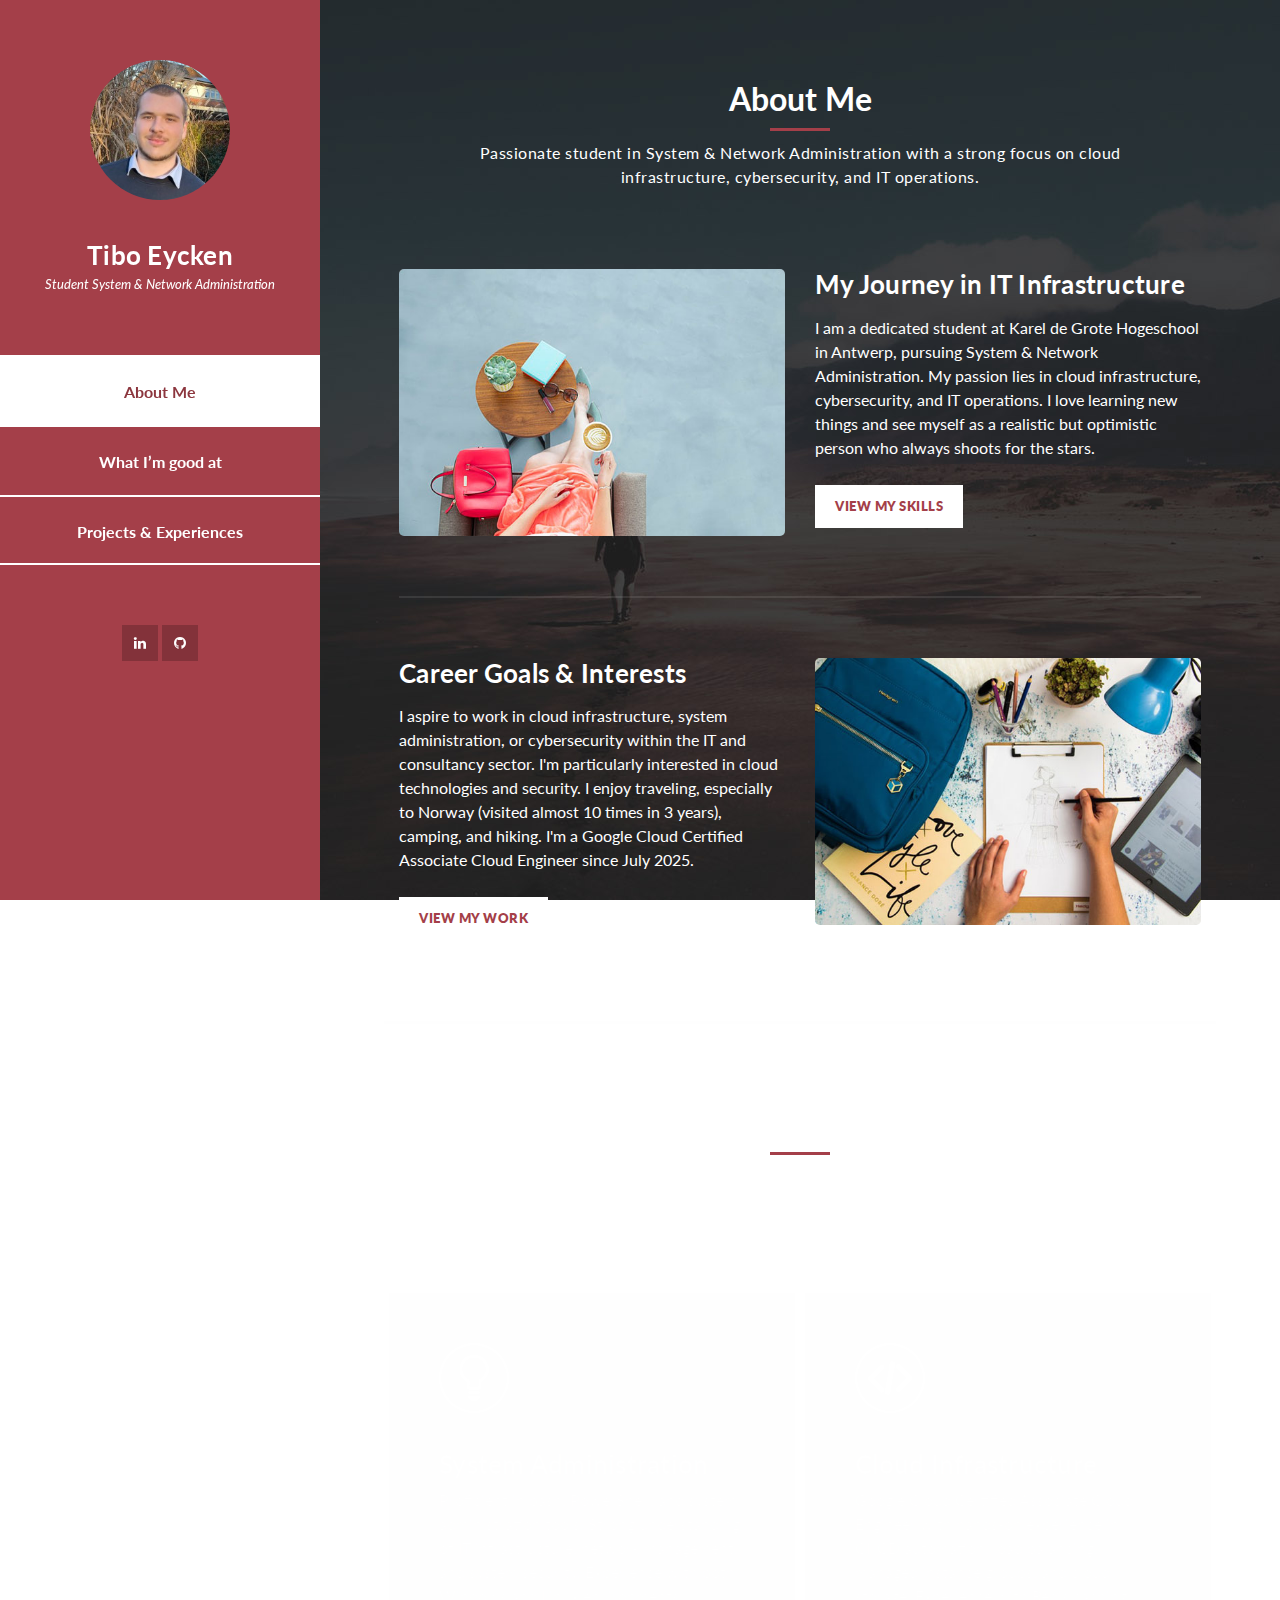
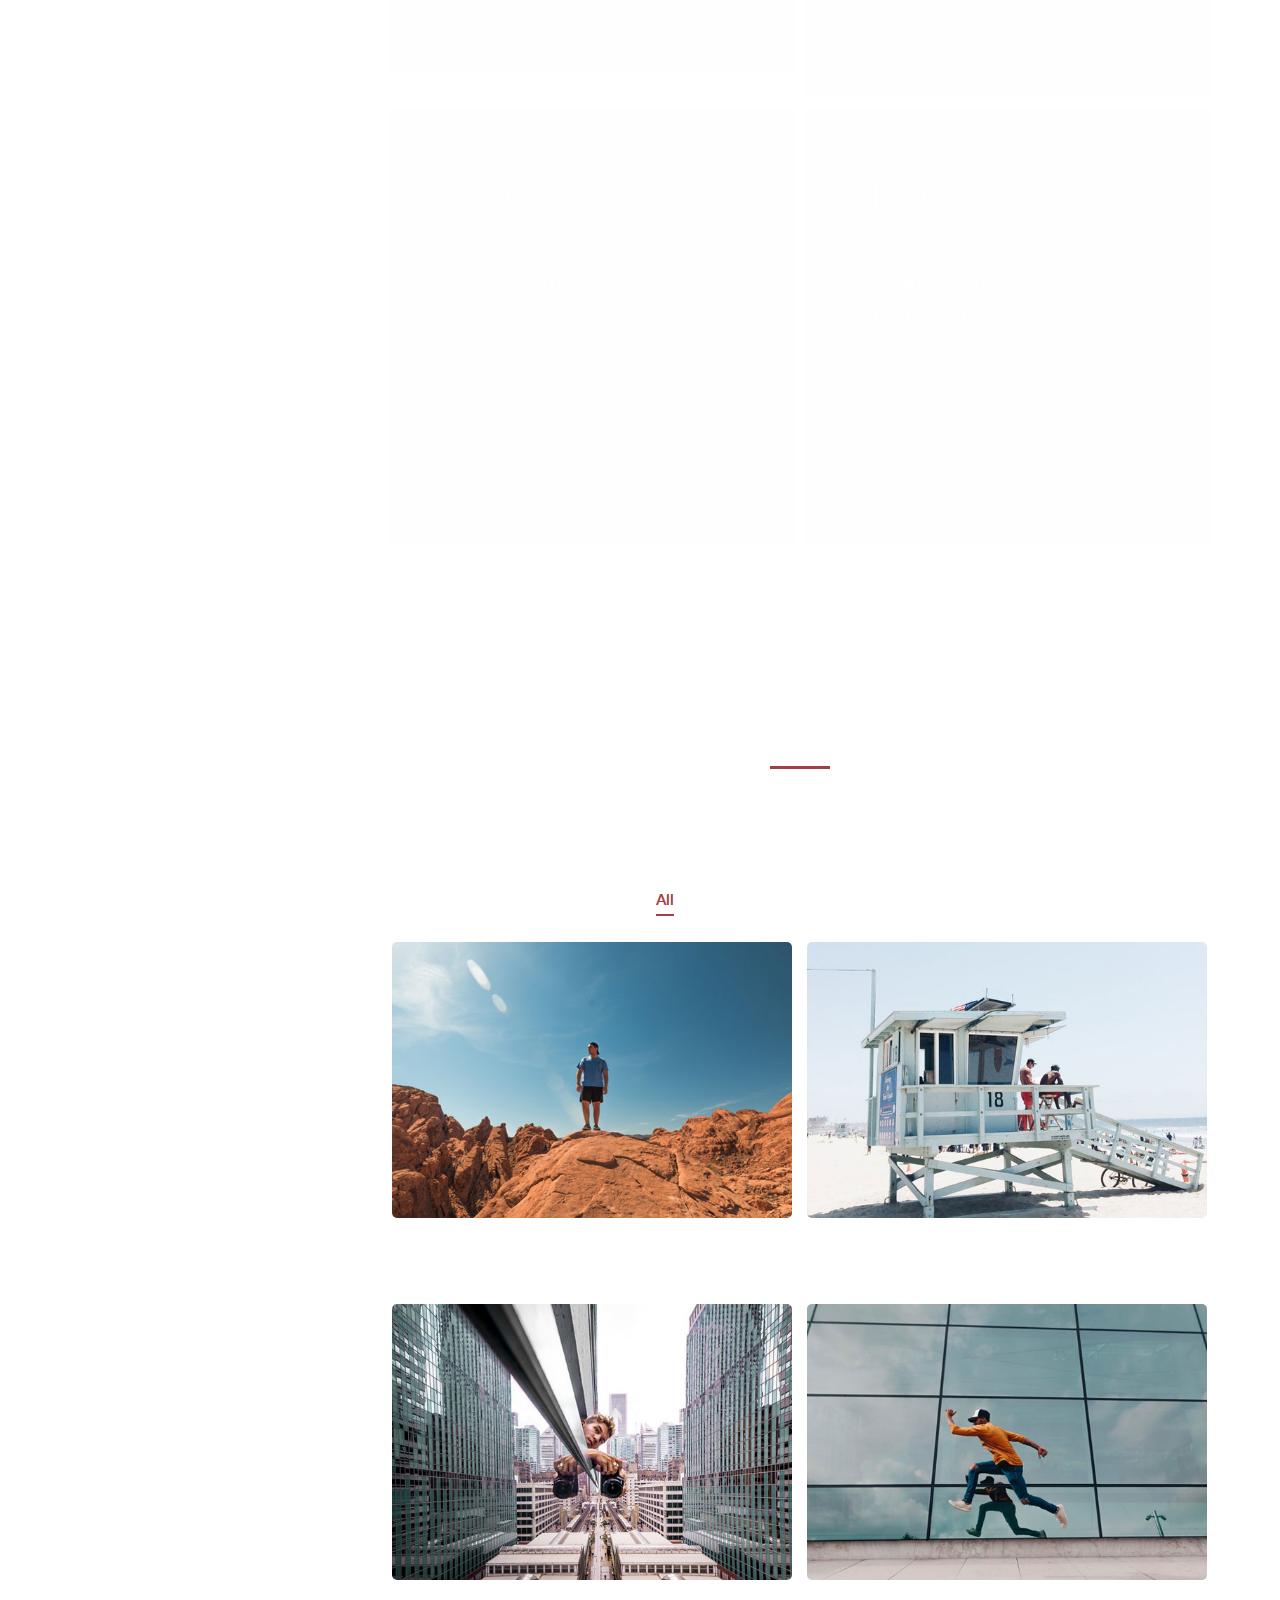
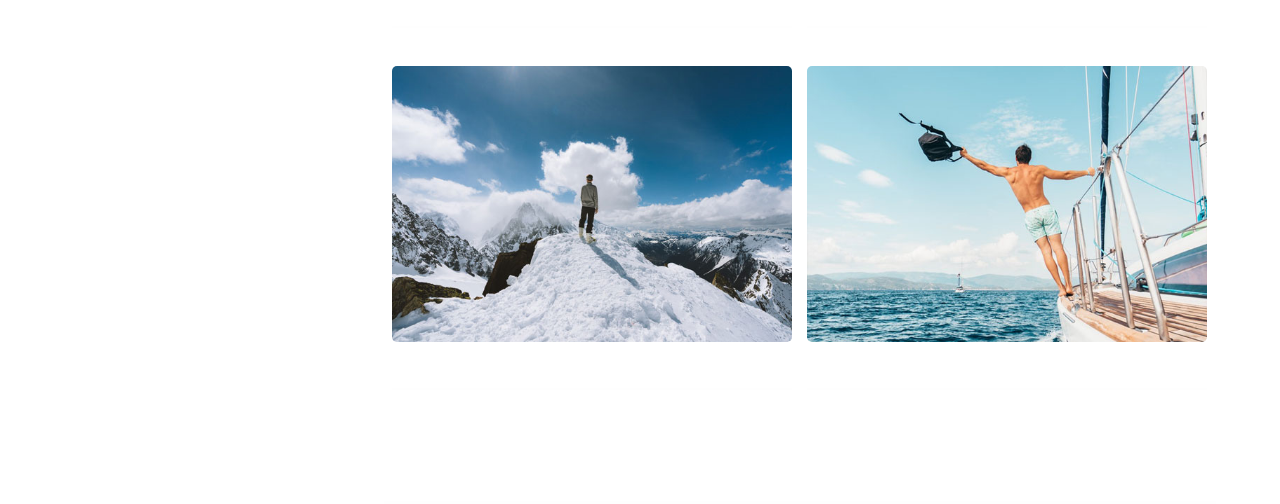
<file: webapp/index.html>
<!DOCTYPE html>
<html lang="en">

<head>
  <meta charset="utf-8" />
  <meta name="viewport" content="width=device-width, initial-scale=1, shrink-to-fit=no" />
  <meta name="description" content="" />
  <meta name="author" content="" />
  <link href="https://fonts.googleapis.com/css?family=Lato:100,300,400,700,900" rel="stylesheet" />

  <title>Tibo Eycken - Personal CV</title>
  <!-- Bootstrap core CSS -->
  <link href="vendor/bootstrap/css/bootstrap.min.css" rel="stylesheet" />

  <!-- Additional CSS Files -->
  <link rel="stylesheet" href="assets/css/fontawesome.css" />
  <link rel="stylesheet" href="assets/css/templatemo-style.css" />
  <link rel="stylesheet" href="assets/css/owl.css" />
  <link rel="stylesheet" href="assets/css/lightbox.css" />
</head>

<body>
  <div id="page-wraper">
    <!-- Sidebar Menu -->
    <div class="responsive-nav">
      <i class="fa fa-bars" id="menu-toggle"></i>
      <div id="menu" class="menu">
        <i class="fa fa-times" id="menu-close"></i>
        <div class="container">
          <div class="image">
            <a href="#"><img src="assets/images/profile_picture.jpg" alt="" /></a>
          </div>
          <div class="author-content">
            <h4>Tibo Eycken</h4>
            <span>Student System & Network Administration</span>
          </div>
          <nav class="main-nav" role="navigation">
            <ul class="main-menu">
              <li><a href="#section1">About Me</a></li>
              <li><a href="#section2">What I’m good at</a></li>
              <li><a href="#section3">Projects & Experiences</a></li>
            </ul>
          </nav>
          <div class="social-network">
            <ul class="soial-icons">
              <li>
                <a href="https://www.linkedin.com/in/tibo-eycken-b81aaa1a3"><i class="fa fa-linkedin"></i></a>
              </li>
              <li>
                <a href="https://github.com/tiboeycken"><i class="fa fa-github"></i></a>
              </li>
            </ul>
          </div>
        </div>
      </div>
    </div>

    <section class="section about-me" data-section="section1">
      <div class="container">
        <div class="section-heading">
          <h2>About Me</h2>
          <div class="line-dec"></div>
          <span>Passionate student in System & Network Administration with a strong focus on cloud infrastructure,
            cybersecurity, and IT operations.</span>
        </div>
        <div class="left-image-post">
          <div class="row">
            <div class="col-md-6">
              <div class="left-image">
                <img src="assets/images/left-image.jpg" alt="" />
              </div>
            </div>
            <div class="col-md-6">
              <div class="right-text">
                <h4>My Journey in IT Infrastructure</h4>
                <p>
                  I am a dedicated student at Karel de Grote Hogeschool in Antwerp, pursuing System & Network
                  Administration.
                  My passion lies in cloud infrastructure, cybersecurity, and IT operations. I love learning new things
                  and see myself
                  as a realistic but optimistic person who always shoots for the stars.
                </p>
                <div class="white-button">
                  <a href="#section2">View My Skills</a>
                </div>
              </div>
            </div>
          </div>
        </div>
        <div class="right-image-post">
          <div class="row">
            <div class="col-md-6">
              <div class="left-text">
                <h4>Career Goals & Interests</h4>
                <p>
                  I aspire to work in cloud infrastructure, system administration, or cybersecurity within the IT and
                  consultancy sector.
                  I'm particularly interested in cloud technologies and security. I enjoy traveling, especially to
                  Norway (visited almost 10 times in 3 years),
                  camping, and hiking. I'm a Google Cloud Certified Associate Cloud Engineer since July 2025.
                </p>
                <div class="white-button">
                  <a href="#section3">View My Work</a>
                </div>
              </div>
            </div>
            <div class="col-md-6">
              <div class="right-image">
                <img src="assets/images/right-image.jpg" alt="" />
              </div>
            </div>
          </div>
        </div>
      </div>
    </section>

    <section class="section my-services" data-section="section2">
      <div class="container">
        <div class="section-heading">
          <h2>What I’m good at?</h2>
          <div class="line-dec"></div>
          <span>Curabitur leo felis, rutrum vitae varius eu, malesuada a tortor.
            Vestibulum congue leo et tellus aliquam, eu viverra nulla semper.
            Nullam eu faucibus diam. Donec eget massa ante.</span>
        </div>
        <div class="row">
          <div class="col-md-6">
            <div class="service-item">
              <div class="first-service-icon service-icon"></div>
              <h4>System Administration</h4>
              <p>
                Proficient in bash, PowerShell, and system administration tools. Strong understanding of IT
                infrastructure,
                network management, and system security. Experience with both Windows and Linux environments.
              </p>
            </div>
          </div>
          <div class="col-md-6">
            <div class="service-item">
              <div class="second-service-icon service-icon"></div>
              <h4>Cloud Infrastructure</h4>
              <p>
                Google Cloud Certified Associate Cloud Engineer with hands-on experience in CI/CD automation,
                load balancing, managed instance groups, and cloud storage. Experience with Redis caching,
                Cloud SQL, and VPC networking.
              </p>
            </div>
          </div>
          <div class="col-md-6">
            <div class="service-item">
              <div class="third-service-icon service-icon"></div>
              <h4>Programming & Databases</h4>
              <p>
                Experience with Java, .NET, C, C#, and SQL. Knowledge of PostgreSQL and NeoDB.
                Understanding of database management and data modeling. Experience with both
                relational and graph databases.
              </p>
            </div>
          </div>
          <div class="col-md-6">
            <div class="service-item">
              <div class="fourth-service-icon service-icon"></div>
              <h4>Cybersecurity & Monitoring</h4>
              <p>
                Strong interest in cybersecurity and IT security practices. Experience with health checks,
                monitoring systems, and firewall configuration. Knowledge of backup and restore processes
                and security best practices for cloud environments.
              </p>
            </div>
          </div>
        </div>
      </div>
    </section>

    <section class="section my-work" data-section="section3">
      <div class="container">
        <div class="section-heading">
          <h2>Projects & Experiences</h2>
          <div class="line-dec"></div>
          <span>Here are some of my academic projects and experiences that showcase my technical skills and
            problem-solving abilities.</span>
        </div>
        <div class="row">
          <div class="isotope-wrapper">
            <form class="isotope-toolbar">
              <label><input type="radio" data-type="*" checked="" name="isotope-filter" />
                <span>all</span></label>
              <label><input type="radio" data-type="cloud" name="isotope-filter" />
                <span>cloud</span></label>
              <label><input type="radio" data-type="infrastructure" name="isotope-filter" />
                <span>infrastructure</span></label>
              <label><input type="radio" data-type="academic" name="isotope-filter" />
                <span>academic</span></label>
            </form>
            <div class="isotope-box">
              <div class="isotope-item" data-type="cloud">
                <figure class="snip1321">
                  <img src="assets/images/portfolio-01.jpg" alt="Cloud Infrastructure Project" />
                  <figcaption>
                    <a href="assets/images/portfolio-01.jpg" data-lightbox="image-1"
                      data-title="Enterprise Cloud Infrastructure"><i class="fa fa-search"></i></a>
                    <h4>Enterprise Cloud Infrastructure</h4>
                    <span>Google Cloud, CI/CD, Load Balancing, Redis</span>
                  </figcaption>
                </figure>
              </div>

              <div class="isotope-item" data-type="infrastructure">
                <figure class="snip1321">
                  <img src="assets/images/portfolio-02.jpg" alt="System Administration" />
                  <figcaption>
                    <a href="assets/images/portfolio-02.jpg" data-lightbox="image-1"
                      data-title="System Administration & Networking"><i class="fa fa-search"></i></a>
                    <h4>System Administration</h4>
                    <span>Bash, PowerShell, Network Management</span>
                  </figcaption>
                </figure>
              </div>

              <div class="isotope-item" data-type="cloud">
                <figure class="snip1321">
                  <img src="assets/images/portfolio-03.jpg" alt="Database Management" />
                  <figcaption>
                    <a href="assets/images/portfolio-03.jpg" data-lightbox="image-1" data-title="Database Management"><i
                        class="fa fa-search"></i></a>
                    <h4>Database Management</h4>
                    <span>PostgreSQL, NeoDB, SQL, Data Modeling</span>
                  </figcaption>
                </figure>
              </div>

              <div class="isotope-item" data-type="infrastructure">
                <figure class="snip1321">
                  <img src="assets/images/portfolio-04.jpg" alt="Security & Monitoring" />
                  <figcaption>
                    <a href="assets/images/portfolio-04.jpg" data-lightbox="image-1"
                      data-title="Security & Monitoring Systems"><i class="fa fa-search"></i></a>
                    <h4>Security & Monitoring</h4>
                    <span>Firewall Configuration, Health Checks, Backup</span>
                  </figcaption>
                </figure>
              </div>

              <div class="isotope-item" data-type="academic">
                <figure class="snip1321">
                  <img src="assets/images/portfolio-05.jpg" alt="Academic Project" />
                  <figcaption>
                    <a href="assets/images/portfolio-05.jpg" data-lightbox="image-1" data-title="Academic Excellence"><i
                        class="fa fa-search"></i></a>
                    <h4>Top 4 Academic Project</h4>
                    <span>Selected from 27 teams, presented to real company</span>
                  </figcaption>
                </figure>
              </div>

              <div class="isotope-item" data-type="cloud">
                <figure class="snip1321">
                  <img src="assets/images/portfolio-06.jpg" alt="Google Cloud Certification" />
                  <figcaption>
                    <a href="assets/images/portfolio-06.jpg" data-lightbox="image-1"
                      data-title="Google Cloud Certified"><i class="fa fa-search"></i></a>
                    <h4>Google Cloud Certification</h4>
                    <span>Associate Cloud Engineer, July 2025</span>
                  </figcaption>
                </figure>
              </div>
            </div>
          </div>
        </div>
      </div>
    </section>
  </div>

  <!-- Scripts -->
  <!-- Bootstrap core JavaScript -->
  <script src="vendor/jquery/jquery.min.js"></script>
  <script src="vendor/bootstrap/js/bootstrap.bundle.min.js"></script>

  <script src="assets/js/isotope.min.js"></script>
  <script src="assets/js/owl-carousel.js"></script>
  <script src="assets/js/lightbox.js"></script>
  <script src="assets/js/custom.js"></script>
  <script>
    //according to loftblog tut
    $(".main-menu li:first").addClass("active");

    var showSection = function showSection(section, isAnimate) {
      var direction = section.replace(/#/, ""),
        reqSection = $(".section").filter(
          '[data-section="' + direction + '"]'
        ),
        reqSectionPos = reqSection.offset().top - 0;

      if (isAnimate) {
        $("body, html").animate(
          {
            scrollTop: reqSectionPos
          },
          800
        );
      } else {
        $("body, html").scrollTop(reqSectionPos);
      }
    };

    var checkSection = function checkSection() {
      $(".section").each(function () {
        var $this = $(this),
          topEdge = $this.offset().top - 80,
          bottomEdge = topEdge + $this.height(),
          wScroll = $(window).scrollTop();
        if (topEdge < wScroll && bottomEdge > wScroll) {
          var currentId = $this.data("section"),
            reqLink = $("a").filter("[href*=\\#" + currentId + "]");
          reqLink
            .closest("li")
            .addClass("active")
            .siblings()
            .removeClass("active");
        }
      });
    };

    $(".main-menu").on("click", "a", function (e) {
      e.preventDefault();
      showSection($(this).attr("href"), true);
    });

    $(window).scroll(function () {
      checkSection();
    });
  </script>
</body>

</html>
</file>
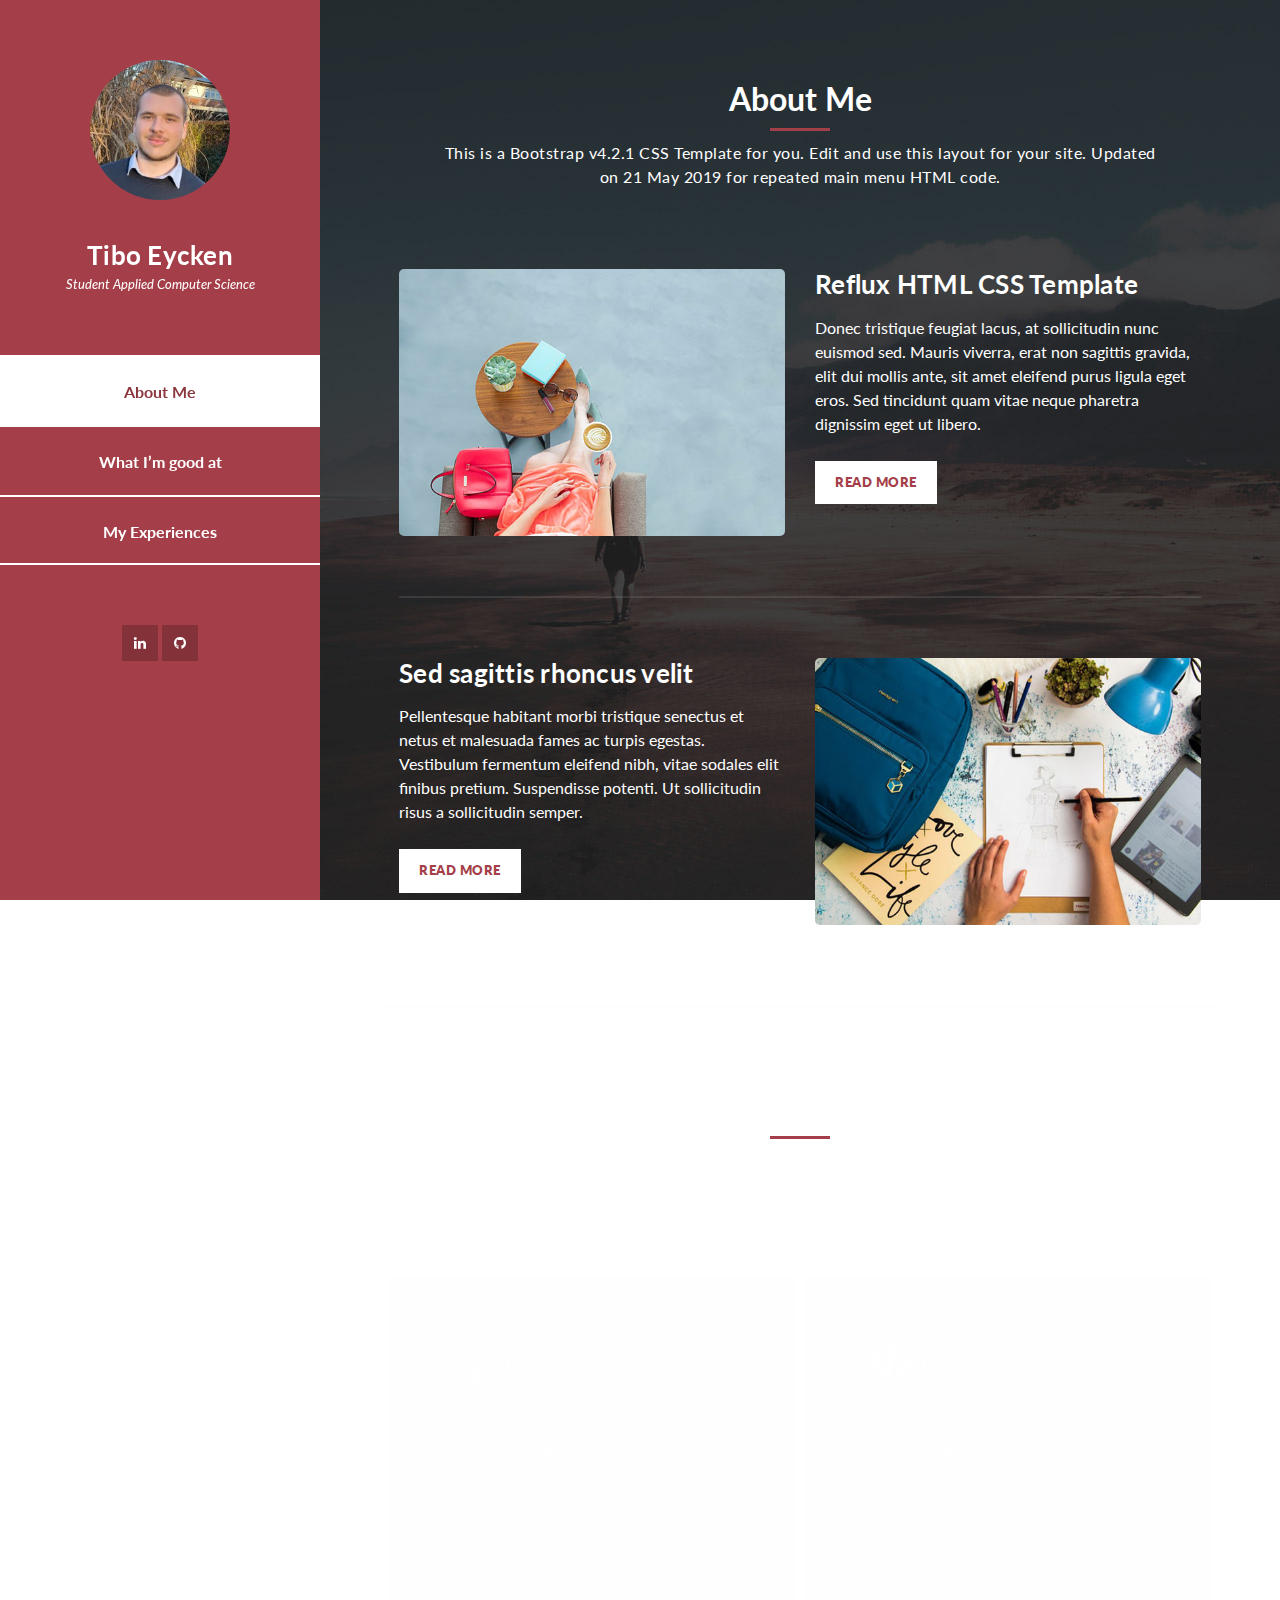
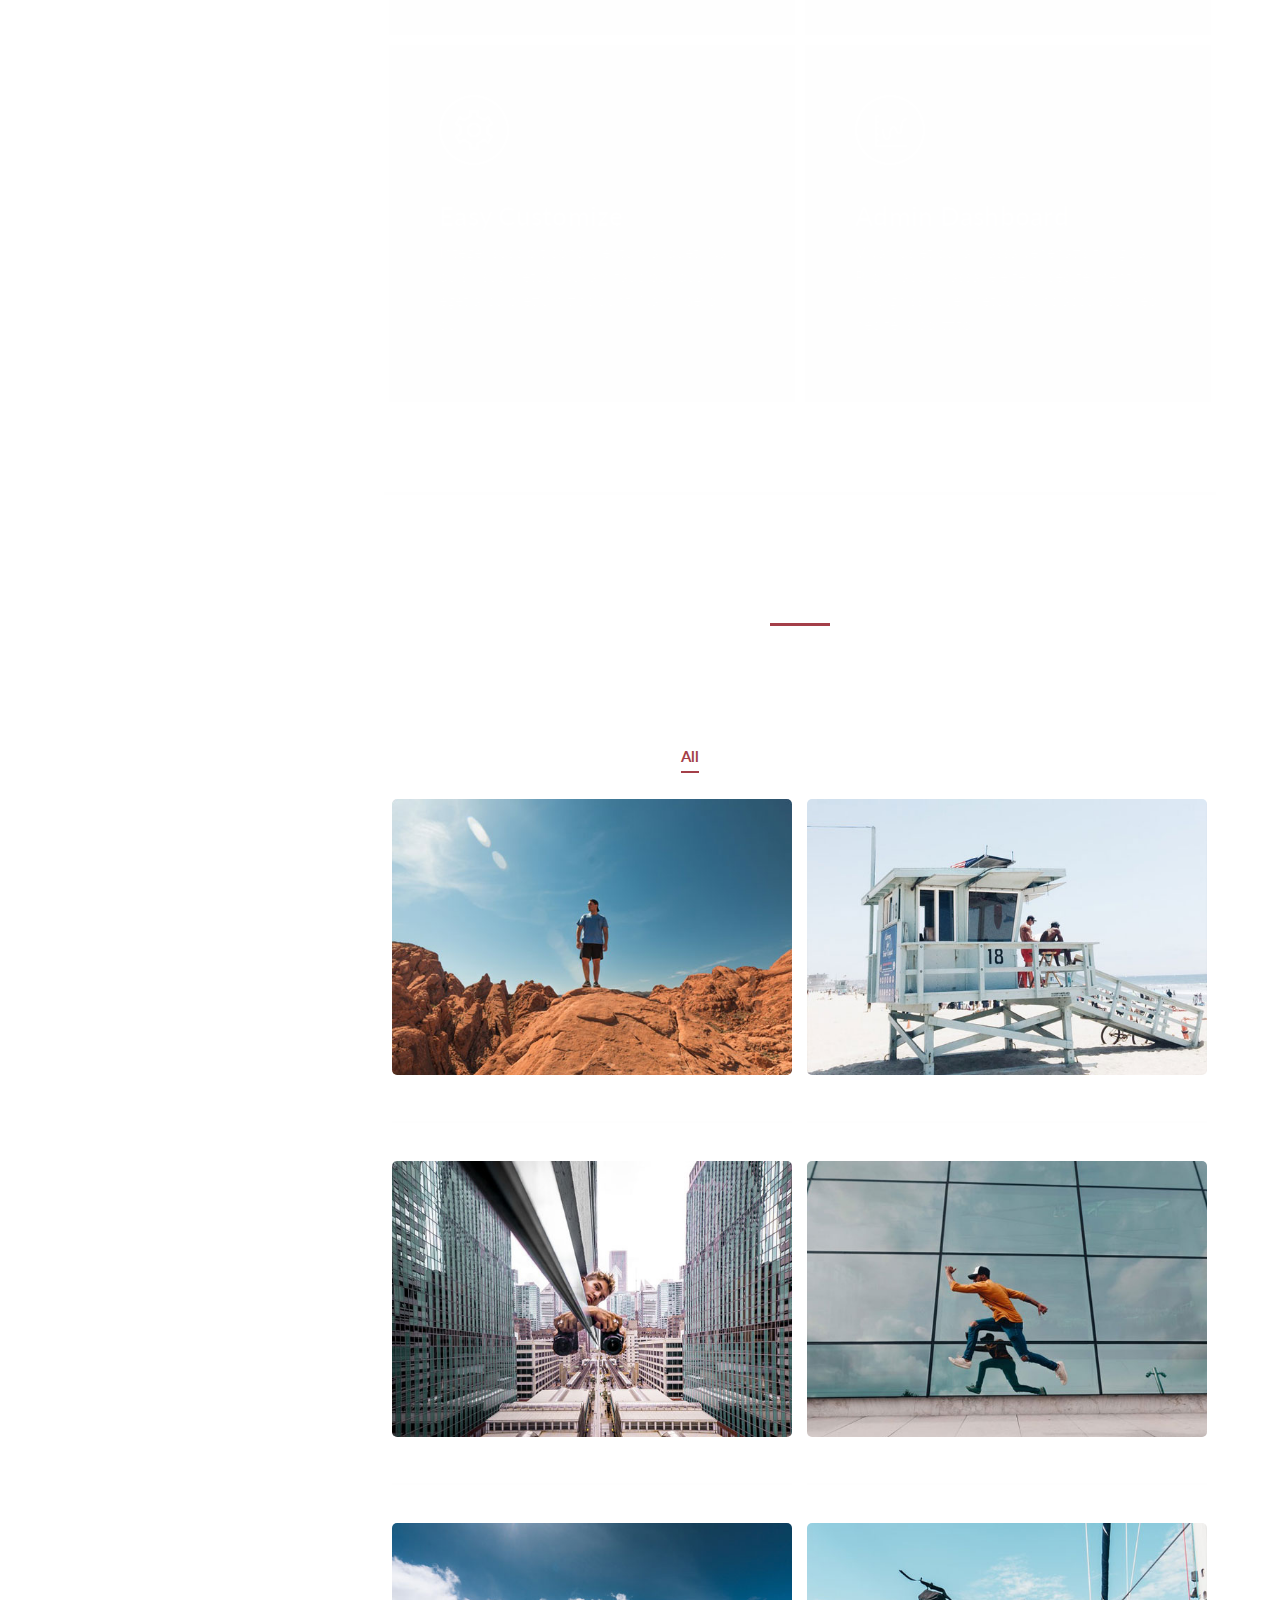
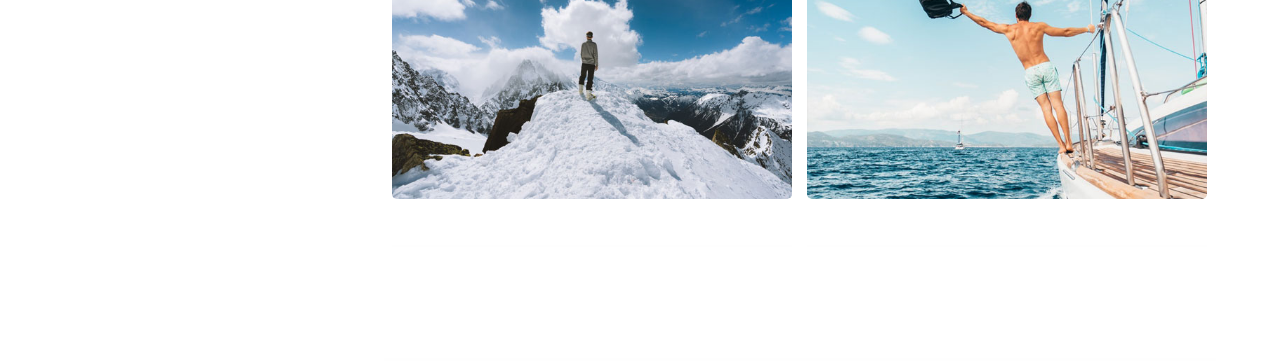
<file: templatemo_531_reflux/templatemo_531_reflux/index.html>
<!DOCTYPE html>
<html lang="en">

<head>
  <meta charset="utf-8" />
  <meta name="viewport" content="width=device-width, initial-scale=1, shrink-to-fit=no" />
  <meta name="description" content="" />
  <meta name="author" content="" />
  <link href="https://fonts.googleapis.com/css?family=Lato:100,300,400,700,900" rel="stylesheet" />

  <title>Reflux HTML CSS Template</title>
  <!-- Bootstrap core CSS -->
  <link href="vendor/bootstrap/css/bootstrap.min.css" rel="stylesheet" />

  <!-- Additional CSS Files -->
  <link rel="stylesheet" href="assets/css/fontawesome.css" />
  <link rel="stylesheet" href="assets/css/templatemo-style.css" />
  <link rel="stylesheet" href="assets/css/owl.css" />
  <link rel="stylesheet" href="assets/css/lightbox.css" />
</head>

<body>
  <div id="page-wraper">
    <!-- Sidebar Menu -->
    <div class="responsive-nav">
      <i class="fa fa-bars" id="menu-toggle"></i>
      <div id="menu" class="menu">
        <i class="fa fa-times" id="menu-close"></i>
        <div class="container">
          <div class="image">
            <a href="#"><img src="assets/images/profile_picture.jpg" alt="" /></a>
          </div>
          <div class="author-content">
            <h4>Tibo Eycken</h4>
            <span>Student Applied Computer Science</span>
          </div>
          <nav class="main-nav" role="navigation">
            <ul class="main-menu">
              <li><a href="#section1">About Me</a></li>
              <li><a href="#section2">What I’m good at</a></li>
              <li><a href="#section3">My Experiences</a></li>
            </ul>
          </nav>
          <div class="social-network">
            <ul class="soial-icons">
              <li>
                <a href="https://www.linkedin.com/in/tibo-eycken-b81aaa1a3"><i class="fa fa-linkedin"></i></a>
              </li>
              <li>
                <a href="https://gitlab.com/tibo.eycken1"><i class="fa fa-github"></i></a>
              </li>
            </ul>
          </div>
        </div>
      </div>
    </div>

    <section class="section about-me" data-section="section1">
      <div class="container">
        <div class="section-heading">
          <h2>About Me</h2>
          <div class="line-dec"></div>
          <span>This is a Bootstrap v4.2.1 CSS Template for you. Edit and use
            this layout for your site. Updated on 21 May 2019 for repeated main menu HTML code.</span>
        </div>
        <div class="left-image-post">
          <div class="row">
            <div class="col-md-6">
              <div class="left-image">
                <img src="assets/images/left-image.jpg" alt="" />
              </div>
            </div>
            <div class="col-md-6">
              <div class="right-text">
                <h4>Reflux HTML CSS Template</h4>
                <p>
                  Donec tristique feugiat lacus, at sollicitudin nunc euismod
                  sed. Mauris viverra, erat non sagittis gravida, elit dui
                  mollis ante, sit amet eleifend purus ligula eget eros. Sed
                  tincidunt quam vitae neque pharetra dignissim eget ut
                  libero.
                </p>
                <div class="white-button">
                  <a href="#">Read More</a>
                </div>
              </div>
            </div>
          </div>
        </div>
        <div class="right-image-post">
          <div class="row">
            <div class="col-md-6">
              <div class="left-text">
                <h4>Sed sagittis rhoncus velit</h4>
                <p>
                  Pellentesque habitant morbi tristique senectus et netus et
                  malesuada fames ac turpis egestas. Vestibulum fermentum
                  eleifend nibh, vitae sodales elit finibus pretium.
                  Suspendisse potenti. Ut sollicitudin risus a sollicitudin
                  semper.
                </p>
                <div class="white-button">
                  <a href="#">Read More</a>
                </div>
              </div>
            </div>
            <div class="col-md-6">
              <div class="right-image">
                <img src="assets/images/right-image.jpg" alt="" />
              </div>
            </div>
          </div>
        </div>
      </div>
    </section>

    <section class="section my-services" data-section="section2">
      <div class="container">
        <div class="section-heading">
          <h2>What I’m good at?</h2>
          <div class="line-dec"></div>
          <span>Curabitur leo felis, rutrum vitae varius eu, malesuada a tortor.
            Vestibulum congue leo et tellus aliquam, eu viverra nulla semper.
            Nullam eu faucibus diam. Donec eget massa ante.</span>
        </div>
        <div class="row">
          <div class="col-md-6">
            <div class="service-item">
              <div class="first-service-icon service-icon"></div>
              <h4>HTML5 &amp; CSS3</h4>
              <p>
                Phasellus non convallis dolor. Integer tempor hendrerit arcu
                at bibendum. Sed ac ante non metus vehicula congue quis eget
                eros.
              </p>
            </div>
          </div>
          <div class="col-md-6">
            <div class="service-item">
              <div class="second-service-icon service-icon"></div>
              <h4>Creative Ideas</h4>
              <p>
                Proin lacus massa, eleifend sed fermentum in, dignissim vel
                metus. Nunc accumsan leo nec felis porttitor, ultricies
                faucibus purus mollis.
              </p>
            </div>
          </div>
          <div class="col-md-6">
            <div class="service-item">
              <div class="third-service-icon service-icon"></div>
              <h4>Easy Customize</h4>
              <p>
                Integer suscipit condimentum aliquet. Nam quis risus metus.
                Nullam faucibus quam eget arcu pretium tincidunt. Nam libero
                dui.
              </p>
            </div>
          </div>
          <div class="col-md-6">
            <div class="service-item">
              <div class="fourth-service-icon service-icon"></div>
              <h4>Admin Dashboard</h4>
              <p>
                Vivamus et dui a massa venenatis fringilla. Proin lacus massa,
                eleifend sed fermentum in, dignissim vel metus. Nunc accumsan
                leo nec felis porttitor.
              </p>
            </div>
          </div>
        </div>
      </div>
    </section>

    <section class="section my-work" data-section="section3">
      <div class="container">
        <div class="section-heading">
          <h2>My Work</h2>
          <div class="line-dec"></div>
          <span>Aenean sollicitudin ex mauris, lobortis lobortis diam euismod sit
            amet. Duis ac elit vulputate, lobortis arcu quis, vehicula
            mauris.</span>
        </div>
        <div class="row">
          <div class="isotope-wrapper">
            <form class="isotope-toolbar">
              <label><input type="radio" data-type="*" checked="" name="isotope-filter" />
                <span>all</span></label>
              <label><input type="radio" data-type="people" name="isotope-filter" />
                <span>people</span></label>
              <label><input type="radio" data-type="nature" name="isotope-filter" />
                <span>nature</span></label>
              <label><input type="radio" data-type="animals" name="isotope-filter" />
                <span>animals</span></label>
            </form>
            <div class="isotope-box">
              <div class="isotope-item" data-type="nature">
                <figure class="snip1321">
                  <img src="assets/images/portfolio-01.jpg" alt="sq-sample26" />
                  <figcaption>
                    <a href="assets/images/portfolio-01.jpg" data-lightbox="image-1" data-title="Caption"><i
                        class="fa fa-search"></i></a>
                    <h4>First Title</h4>
                    <span>free to use our template</span>
                  </figcaption>
                </figure>
              </div>

              <div class="isotope-item" data-type="people">
                <figure class="snip1321">
                  <img src="assets/images/portfolio-02.jpg" alt="sq-sample26" />
                  <figcaption>
                    <a href="assets/images/portfolio-02.jpg" data-lightbox="image-1" data-title="Caption"><i
                        class="fa fa-search"></i></a>
                    <h4>Second Title</h4>
                    <span>please tell your friends</span>
                  </figcaption>
                </figure>
              </div>

              <div class="isotope-item" data-type="animals">
                <figure class="snip1321">
                  <img src="assets/images/portfolio-03.jpg" alt="sq-sample26" />
                  <figcaption>
                    <a href="assets/images/portfolio-03.jpg" data-lightbox="image-1" data-title="Caption"><i
                        class="fa fa-search"></i></a>
                    <h4>Item Third</h4>
                    <span>customize anything</span>
                  </figcaption>
                </figure>
              </div>

              <div class="isotope-item" data-type="people">
                <figure class="snip1321">
                  <img src="assets/images/portfolio-04.jpg" alt="sq-sample26" />
                  <figcaption>
                    <a href="assets/images/portfolio-04.jpg" data-lightbox="image-1" data-title="Caption"><i
                        class="fa fa-search"></i></a>
                    <h4>Item Fourth</h4>
                    <span>Re-distribution not allowed</span>
                  </figcaption>
                </figure>
              </div>

              <div class="isotope-item" data-type="nature">
                <figure class="snip1321">
                  <img src="assets/images/portfolio-05.jpg" alt="sq-sample26" />
                  <figcaption>
                    <a href="assets/images/portfolio-05.jpg" data-lightbox="image-1" data-title="Caption"><i
                        class="fa fa-search"></i></a>
                    <h4>Fifth Awesome</h4>
                    <span>Ut sollicitudin risus</span>
                  </figcaption>
                </figure>
              </div>

              <div class="isotope-item" data-type="animals">
                <figure class="snip1321">
                  <img src="assets/images/portfolio-06.jpg" alt="sq-sample26" />
                  <figcaption>
                    <a href="assets/images/portfolio-06.jpg" data-lightbox="image-1" data-title="Caption"><i
                        class="fa fa-search"></i></a>
                    <h4>Awesome Sixth</h4>
                    <span>Donec eget massa ante</span>
                  </figcaption>
                </figure>
              </div>
            </div>
          </div>
        </div>
      </div>
    </section>
  </div>

  <!-- Scripts -->
  <!-- Bootstrap core JavaScript -->
  <script src="vendor/jquery/jquery.min.js"></script>
  <script src="vendor/bootstrap/js/bootstrap.bundle.min.js"></script>

  <script src="assets/js/isotope.min.js"></script>
  <script src="assets/js/owl-carousel.js"></script>
  <script src="assets/js/lightbox.js"></script>
  <script src="assets/js/custom.js"></script>
  <script>
    //according to loftblog tut
    $(".main-menu li:first").addClass("active");

    var showSection = function showSection(section, isAnimate) {
      var direction = section.replace(/#/, ""),
        reqSection = $(".section").filter(
          '[data-section="' + direction + '"]'
        ),
        reqSectionPos = reqSection.offset().top - 0;

      if (isAnimate) {
        $("body, html").animate(
          {
            scrollTop: reqSectionPos
          },
          800
        );
      } else {
        $("body, html").scrollTop(reqSectionPos);
      }
    };

    var checkSection = function checkSection() {
      $(".section").each(function () {
        var $this = $(this),
          topEdge = $this.offset().top - 80,
          bottomEdge = topEdge + $this.height(),
          wScroll = $(window).scrollTop();
        if (topEdge < wScroll && bottomEdge > wScroll) {
          var currentId = $this.data("section"),
            reqLink = $("a").filter("[href*=\\#" + currentId + "]");
          reqLink
            .closest("li")
            .addClass("active")
            .siblings()
            .removeClass("active");
        }
      });
    };

    $(".main-menu").on("click", "a", function (e) {
      e.preventDefault();
      showSection($(this).attr("href"), true);
    });

    $(window).scroll(function () {
      checkSection();
    });
  </script>
</body>

</html>
</file>
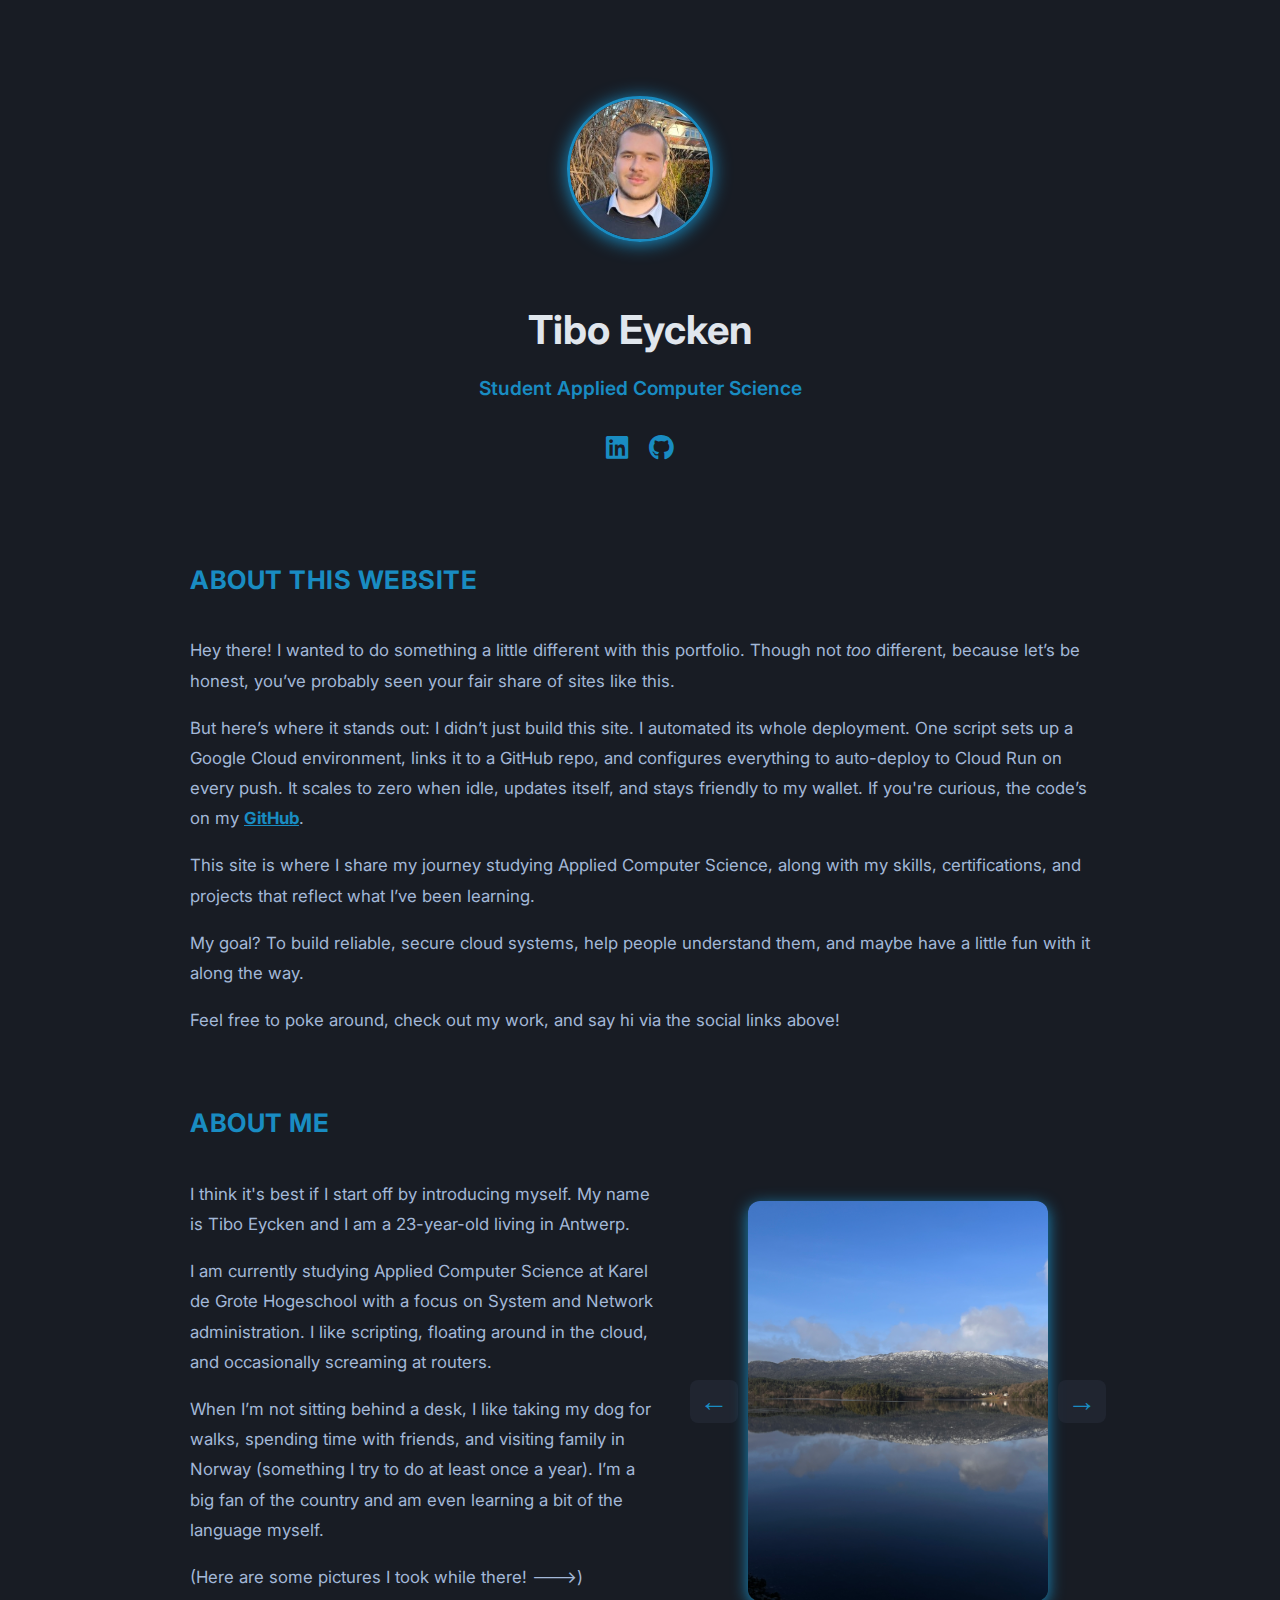
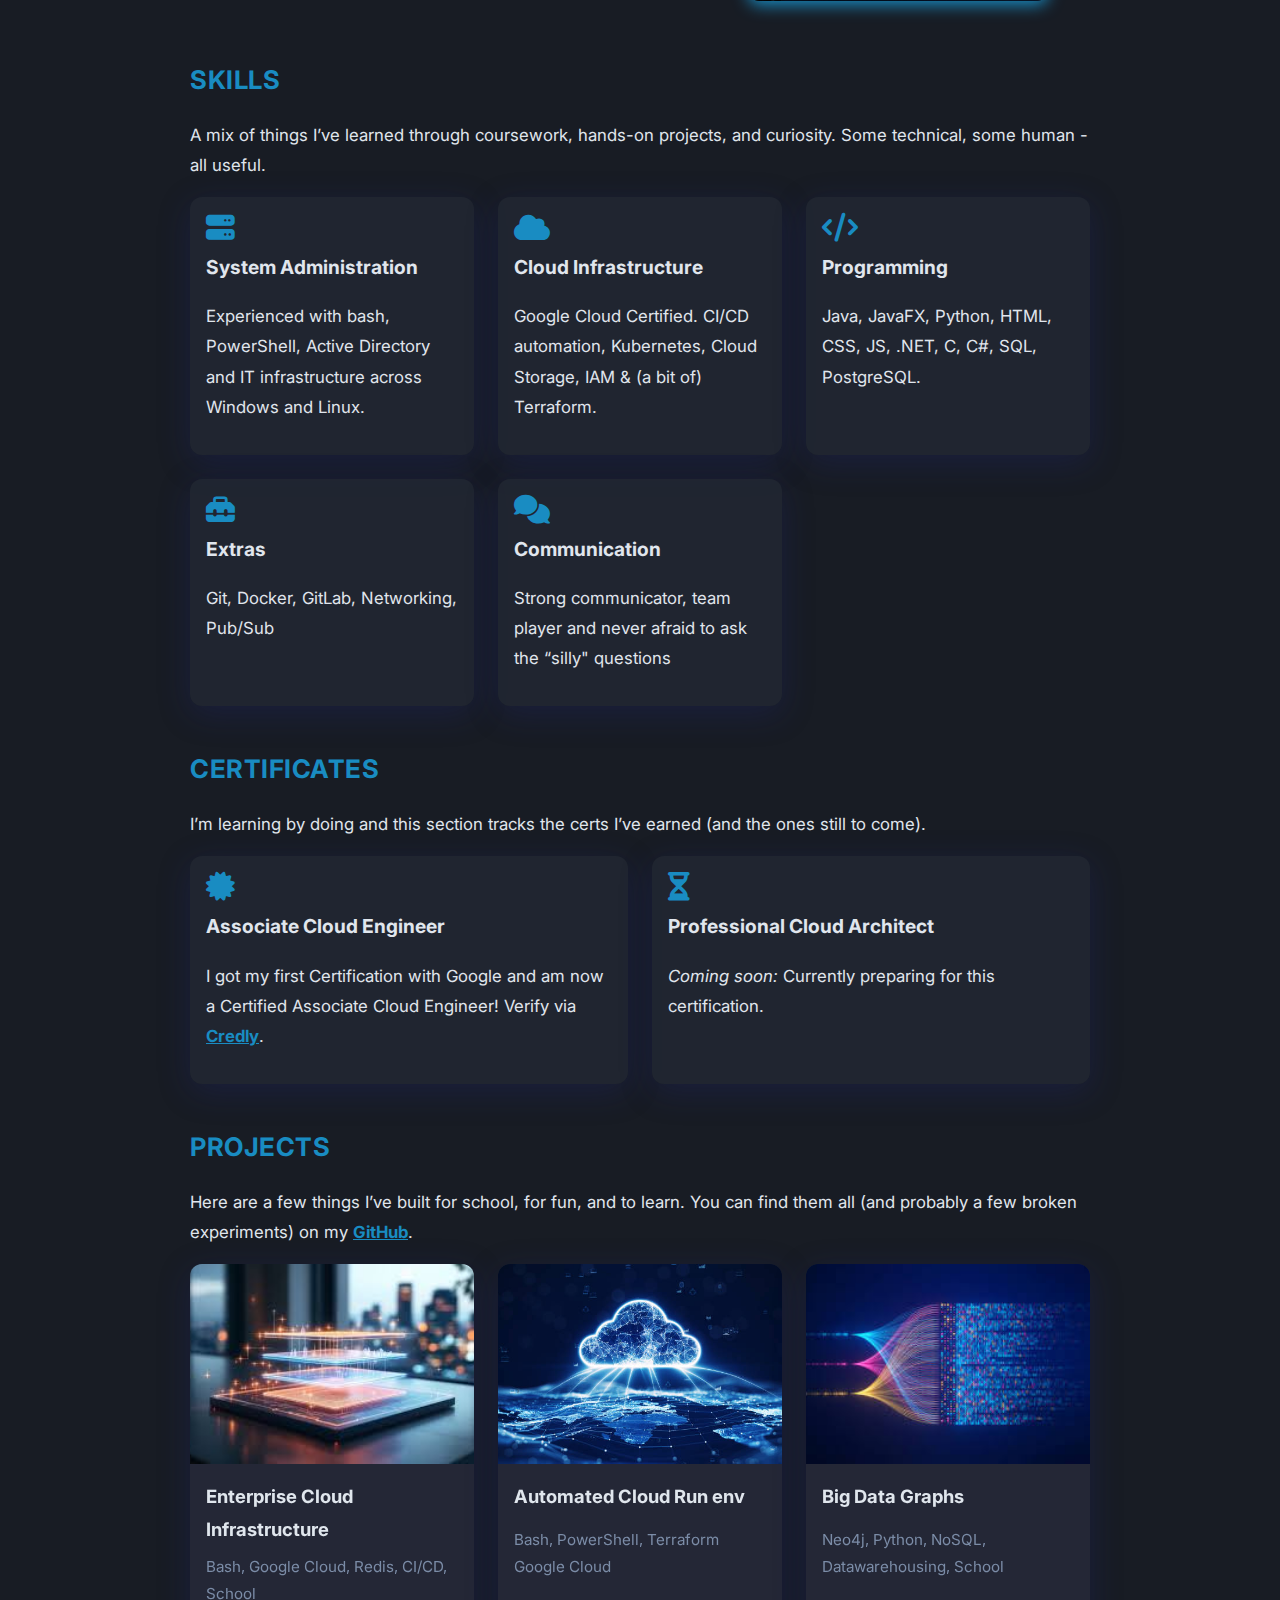
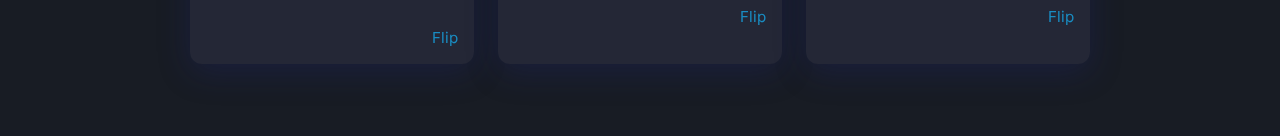
<file: webapp/public/index.html>
<!DOCTYPE html>
<html lang="en">

<head>
  <meta charset="UTF-8" />
  <meta name="viewport" content="width=device-width, initial-scale=1.0" />
  <title>Tibo Eycken - CV</title>
  <link rel="icon" type="image/x-icon" href="./assets/images/favicon.png">
  <link href="https://fonts.googleapis.com/css?family=Montserrat:700,400|Inter:400,700&display=swap" rel="stylesheet" />
  <link rel="stylesheet" href="https://cdnjs.cloudflare.com/ajax/libs/font-awesome/6.4.0/css/all.min.css" />
  <link rel="stylesheet" href="./assets/css/styles.css">
</head>

<body>
  <header>
    <img src="./assets/images/profile_picture.jpg" alt="Tibo Eycken" class="profile-pic" />
    <h1>Tibo Eycken</h1>
    <div class="short-intro" id="short-intro">Student Applied Computer Science</div>
    <div class="socials">
      <a href="https://www.linkedin.com/in/tibo-eycken-b81aaa1a3" target="_blank"><i class="fab fa-linkedin"></i></a>
      <a href="https://github.com/tiboeycken" target="_blank"><i class="fab fa-github"></i></a>
    </div>
  </header>

  <main>
    <section id="about">
      <h2>About This Website</h2>
      <div class="about">
        <div class="about-text">
          <p>Hey there! I wanted to do something a little different with this portfolio. Though not <em>too</em>
            different, because let’s be honest, you’ve probably seen your fair share of sites like this.</p>

          <p>But here’s where it stands out: I didn’t just build this site. I automated its whole deployment. One
            script sets up a Google Cloud environment, links it to a GitHub repo, and configures everything to
            auto-deploy to Cloud Run on every push. It scales to zero when idle, updates itself, and stays friendly to
            my wallet. If you're curious, the code’s on my <a href="https://github.com/tiboeycken" target="_blank"
              style="color: var(--accent); font-weight: bold;">GitHub</a>.</p>

          <p>This site is where I share my journey studying Applied Computer Science, along with my skills,
            certifications, and projects that reflect what I’ve been learning.</p>

          <p>My goal? To build reliable, secure cloud systems, help people understand them, and maybe have a little fun
            with it along the way.</p>

          <p>Feel free to poke around, check out my work, and say hi via the social links above!</p>
        </div>

      </div>
    </section>



    <section id="about-me">
      <h2>About Me</h2>
      <div class="about">
        <div class="about-text">
          <p>
            I think it's best if I start off by introducing myself. My name is Tibo Eycken and I am a <span
              id="age"></span>-year-old living in Antwerp.
          </p>
          <p>
            I am currently studying Applied Computer Science at Karel de Grote Hogeschool with a focus on System and
            Network administration. I
            like scripting, floating around in the cloud, and occasionally screaming at routers.
          </p>
          <p>
            When I’m not sitting behind a desk, I like taking my dog for walks, spending time with friends, and visiting
            family in Norway (something I try to do at least once a year). I’m a big fan of the country and am even
            learning a
            bit of the language myself.
          </p>
          <p>
            (Here are some pictures I took while there! --->)
          </p>
        </div>
        <div class="about-image-slider">
          <div class="about-image-slider">
            <button class="nav-btn" id="prevBtn" aria-label="Previous Image">&#8592;</button>
            <img id="aboutImage" src="./assets/images/Norway/IMG_1655.jpg" alt="Lake" />
            <button class="nav-btn" id="nextBtn" aria-label="Next Image">&#8594;</button>
          </div>
        </div>
      </div>
    </section>




    <section id="skills">
      <h2>Skills</h2>
      <div class="section-intro">
        <p>A mix of things I’ve learned through coursework, hands-on projects, and curiosity. Some technical, some
          human -
          all useful.</p>
      </div>
      <div class="skills">
        <div class="skill-card">
          <i class="fas fa-server"></i>
          <h3>System Administration</h3>
          <p>Experienced with bash, PowerShell, Active Directory and IT infrastructure across Windows and Linux.</p>
        </div>
        <div class="skill-card">
          <i class="fas fa-cloud"></i>
          <h3>Cloud Infrastructure</h3>
          <p>Google Cloud Certified. CI/CD automation, Kubernetes, Cloud Storage, IAM & (a bit of) Terraform.</p>
        </div>
        <div class="skill-card">
          <i class="fas fa-code"></i>
          <h3>Programming</h3>
          <p>Java, JavaFX, Python, HTML, CSS, JS, .NET, C, C#, SQL, PostgreSQL.</p>
        </div>
        <div class="skill-card">
          <i class="fas fa-toolbox"></i>
          <h3>Extras</h3>
          <p>Git, Docker, GitLab, Networking, Pub/Sub</p>
        </div>
        <div class="skill-card">
          <i class="fas fa-comments"></i>
          <h3>Communication</h3>
          <p>Strong communicator, team player and never afraid to ask the “silly" questions</p>
        </div>
      </div>
    </section>

    <section id="certificates">
      <h2>Certificates</h2>
      <div class="section-intro">
        <p>I’m learning by doing and this section tracks the certs I’ve earned (and the ones still to come).</p>

      </div>
      <div class="skills">
        <div class="skill-card">
          <i class="fas fa-certificate"></i>
          <h3>Associate Cloud Engineer</h3>
          <p>I got my first Certification with Google and am now a Certified Associate Cloud Engineer! Verify via <a
              href="https://www.credly.com/badges/bd2fcb68-74c1-4722-8644-b04951654d2a/public_url" target="_blank"
              style="color: var(--accent); font-weight: bold;">Credly</a>.</p>
        </div>
        <div class="skill-card">
          <i class="fas fa-hourglass-half"></i>
          <h3>Professional Cloud Architect</h3>
          <p><em>Coming soon:</em> Currently preparing for this certification.</p>
        </div>
      </div>
    </section>


    <section id="projects">
      <h2>Projects</h2>
      <div class="section-intro">
        <p>Here are a few things I’ve built for school, for fun, and to learn. You can find them all (and probably a
          few broken experiments) on my <a href="https://github.com/tiboeycken" target="_blank"
            style="color: var(--accent); font-weight: bold;">GitHub</a>.</p>
      </div>

      <div class="projects">
        <div class="project-card-wrapper" onclick="this.classList.toggle('flipped')">
          <div class="project-card-inner">
            <div class="project-card-front">
              <img src="./assets/images/infrastructure.jpeg" alt="Cloud Project" />
              <div class="project-card-body">
                <h4>Enterprise Cloud Infrastructure</h4>
                <span>Bash, Google Cloud, Redis, CI/CD, School</span>
                <div class="flip-arrow">Flip</div>
              </div>
            </div>
            <div class="project-card-back">
              <p>Set up a fully automated Google Cloud environment, including load balancing, CI/CD pipelines, Redis
                caching, and a lot more.</p>
              <a href="https://github.com/tiboeycken/integratieproject_1" target="_blank" style="color: var(--accent)"><i
                  class="fab fa-github"></i></a>
              <div class="flip-arrow">Flip </div>
            </div>
          </div>
        </div>

        <div class="project-card-wrapper" onclick="this.classList.toggle('flipped')">
          <div class="project-card-inner">
            <div class="project-card-front">
              <img src="./assets/images/cloud.jpg" alt="Database Project" />
              <div class="project-card-body">
                <h4>Automated Cloud Run env</h4>
                <span>Bash, PowerShell, Terraform Google Cloud</span>
                <div class="flip-arrow">Flip</div>
              </div>
            </div>
            <div class="project-card-back">
              <p>A handy script I created that fully automates deployment of simple applications to Cloud Run with one
                command.</p>
              <a href="https://github.com/tiboeycken/personal_website" target="_blank" style="color: var(--accent)"><i
                  class="fab fa-github"></i></a>
              <div class="flip-arrow">Flip</div>
            </div>
          </div>
        </div>

        <div class="project-card-wrapper" onclick="this.classList.toggle('flipped')">
          <div class="project-card-inner">
            <div class="project-card-front">
              <img src="./assets/images/bigdata.jpeg" alt="Admin Project" />
              <div class="project-card-body">
                <h4>Big Data Graphs</h4>
                <span>Neo4j, Python, NoSQL, Datawarehousing, School</span>
                <div class="flip-arrow">Flip</div>
              </div>
            </div>
            <div class="project-card-back">
              <p>In this project, we learned how to create and work with Neo4j graph databases to analyze large
                datasets.</p>
              <a href="https://github.com/tiboeycken/databanken_2" target="_blank" style="color: var(--accent)"><i
                  class="fab fa-github"></i></a>
              <div class="flip-arrow">Flip</div>
            </div>
          </div>
        </div>
      </div>
    </section>
  </main>
</body>

</html>

<script src="./assets/js/script.js"></script>
</file>
<file: webapp/public/assets/css/styles.css>
:root {
    --primary: #e0e6ed;
    --secondary: #a3b8d8;
    --accent: #198cc2;
    --ligt-blue: #4fbce7;
    --bg: #181c24;
    --bg-glass: rgba(36, 41, 54, 0.85);
    --card-glass: rgba(36, 41, 54, 0.7);
    --white: #fff;
    --gray: #7b8ca7;
    --shadow: 0 8px 32px 0 rgba(31, 38, 135, 0.25);
    --divider: rgba(255, 255, 255, 0.08);
    --transition: 0.25s cubic-bezier(.4, 0, .2, 1);
}

body {
    margin: 0;
    font-family: 'Inter', 'Montserrat', Arial, sans-serif;
    background: var(--bg);
    color: var(--primary);
    font-size: 1.05rem;
    line-height: 1.8;
    min-height: 100vh;
    overflow-x: hidden;
}

header {
    text-align: center;
    padding: 6rem 1rem 2rem;
}

.profile-pic {
    width: 140px;
    height: 140px;
    border-radius: 50%;
    object-fit: cover;
    border: 3px solid var(--accent);
    box-shadow: 0 2px 18px var(--accent);
    margin-bottom: 1rem;
}

h1 {
    font-size: 2.5rem;
    font-weight: 700;
    margin-bottom: 0.3rem;
}

.short-intro {
    color: var(--accent);
    font-size: 1.2rem;
    font-weight: 600;
    min-height: 2em;
}

.cv-button {
    display: inline-block;
    margin-top: 1rem;
    background: var(--accent);
    color: #fff;
    padding: 0.5rem 1.1rem;
    border-radius: 6px;
    font-weight: bold;
    text-decoration: none;
    transition: var(--transition);
}

.cv-button:hover {
    background: var(--ligt-blue);
    transform: scale(1.05);
}

main {
    max-width: 900px;
    margin: 0 auto;
    padding: 2rem 1.2rem;
}

section {
    margin-bottom: 2.5rem;
}

h2 {
    color: var(--accent);
    font-size: 1.6rem;
    margin-bottom: 1rem;
    text-transform: uppercase;
    letter-spacing: 0.5px;
}

#about {
    margin-bottom: 3rem;
}

/* The new about-me section uses the same about styles */
#about-me {
    margin-bottom: 3rem;
}

/* Reuse your existing about styles */
.about {
    display: flex;
    flex-wrap: wrap;
    gap: 2rem;
}

.about-text {
    flex: 2;
    color: var(--secondary);
}

.about-image {
    flex: 1;
}

.about-image img {
    max-width: 100%;
    border-radius: 12px;
    box-shadow: 0 4px 16px var(--accent);
}

.about-image-slider {
    display: flex;
    align-items: center;
    gap: 10px;
    max-width: 400px;
    margin-top: 1rem;
}

.about-image-slider img {
    border-radius: 12px;
    box-shadow: 0 4px 16px var(--accent);
    max-width: 300px;
    height: auto;
    flex-shrink: 0;
    user-select: none;
}

.nav-btn {
    background: var(--card-glass);
    border: none;
    color: var(--accent);
    font-size: 1.8rem;
    padding: 0.3rem 0.6rem;
    border-radius: 8px;
    cursor: pointer;
    transition: background-color 0.3s ease;
}

.nav-btn:hover {
    background: var(--ligt-blue);
    color: white;
}


.skills {
    display: grid;
    grid-template-columns: repeat(auto-fit, minmax(240px, 1fr));
    gap: 1.5rem;
}

.skill-card {
    background: var(--card-glass);
    border-radius: 12px;
    padding: 1rem;
    box-shadow: var(--shadow);
    transition: var(--transition);
}

.skill-card:hover {
    transform: translateY(-4px);
    box-shadow: 0 6px 20px var(--accent);
}

.skill-card i {
    font-size: 1.8rem;
    color: var(--accent);
    margin-bottom: 0.5rem;
}

.skill-card h3 {
    margin: 0 0 0.5rem;
    font-size: 1.2rem;
}

.projects {
    display: grid;
    grid-template-columns: repeat(auto-fit, minmax(270px, 1fr));
    gap: 1.5rem;
}

.project-card-wrapper {
    perspective: 1000px;
    height: 400px;
    transition: var(--transition);
    border-radius: 12px;
}

.project-card-wrapper:hover {
    transform: translateY(-2px);
    box-shadow: 0 6px 20px var(--accent);
    border-radius: 12px;
    overflow: hidden;
}

.project-card-inner {
    position: relative;
    width: 100%;
    height: 100%;
    transform-style: preserve-3d;
    transition: transform 0.6s;
}

.project-card-front,
.project-card-back {
    backface-visibility: hidden;
    -webkit-backface-visibility: hidden;
    position: absolute;
    width: 100%;
    height: 100%;
    border-radius: 12px;
    overflow: hidden;
    box-shadow: var(--shadow);
    background: #242736;
}

.project-card-front img {
    width: 100%;
    height: 200px;
    object-fit: cover;
    display: block;
}


.project-card-body {
    padding: 1rem;
    height: 150px;
    /* Ensure consistent size */
    display: flex;
    flex-direction: column;
    justify-content: space-between;
}


.project-card-body h4 {
    margin: 0 0 0.4rem;
    font-size: 1.15rem;
    color: var(--primary);
}

.project-card-body span {
    font-size: 0.95rem;
    color: var(--gray);
}

.project-card-body p {
    font-size: 0.95rem;
    color: var(--secondary);
    margin-top: 0.6rem;
    flex-grow: 1;
}

.project-card-back {
    transform: rotateY(180deg);
    padding: 1rem;
    display: flex;
    flex-direction: column;
    justify-content: center;
    align-items: center;
    height: 100%;
    /* Force same height */
    box-sizing: border-box;
}


.flip-arrow {
    margin-top: 1rem;
    align-self: flex-end;
    color: var(--accent);
    font-size: 0.95rem;
    cursor: pointer;
}

.project-card-wrapper.flipped .project-card-inner {
    transform: rotateY(180deg);
}

.socials {
    margin-top: 1rem;
}

.socials a {
    color: var(--accent);
    margin: 0 0.5rem;
    font-size: 1.6rem;
    transition: var(--transition);
}

.socials a:hover {
    color: var(--ligt-blue);
    transform: scale(1.1);
}

@media (max-width: 700px) {
    .about {
        flex-direction: column;
    }
}
</file>
<file: webapp/assets/css/templatemo-style.css>
/*

Reflux Template

https://templatemo.com/tm-531-reflux

*/

@import url(fontawesome.css);
@import url("https://fonts.googleapis.com/css?family=Lato:100,300,400,700,900");
body {
    font-family: 'Lato', sans-serif;
}

#page-wraper {
    background: url(../images/page-bg.jpg) no-repeat center center fixed;
    -webkit-background-size: cover;
    -moz-background-size: cover;
    -o-background-size: cover;
    background-size: cover;
    width: 100%;
}


/* Basic */

body {
    overflow-x: hidden;
}

input,
select,
textarea {
    outline: none;
}

a,
a:hover {
    text-decoration: none;
}

p {
    font-size: 16px;
    line-height: 24px;
    color: #fff;
}

h4 {
    font-size: 26px;
    font-weight: 700;
    color: #fff;
    letter-spacing: 0.25px;
}

img {
    width: 100%;
    overflow: hidden;
}

ul {
    padding: 0;
    margin: 0;
    list-style: none;
}

ul li {
    display: inline-block;
}

html {
    -webkit-box-sizing: border-box;
    -moz-box-sizing: border-box;
    box-sizing: border-box;
}

*,
*:before,
*:after {
    -webkit-box-sizing: inherit;
    -moz-box-sizing: inherit;
    box-sizing: inherit;
}

.clearfix {
    zoom: 1;
}

.clearfix:before,
.clearfix:after {
    content: "";
    display: table;
}

.clearfix:after {
    clear: both;
}

.container {
    margin: 0 auto;
}

.main-nav {
    text-align: center;
}

.main-nav li:last-child a {
    border-bottom: 2px solid #fff;
}

.main-nav li {
    display: block;
}

.main-nav li a {
    height: 70px;
    line-height: 70px;
    display: inline-block;
    font-size: 16px;
    font-weight: 700;
    color: #fff;
    width: 100%;
    transition: all 0.5s;
    border-top: 2px solid #fff;
}

.main-nav li:hover a,
.main-nav li.active a {
    background: #fff;
    color: #8c363e;
}

/* Sidebar Menu */

.menu .image {
    margin-top: 60px;
}

.menu .image img {
    width: 140px;
    height: 140px;
    border-radius: 50%;
    text-align: center;
}

.menu .author-content {
    margin: 40px 0px 60px 0px;
}

.menu .author-content h4 {
    margin-bottom: 0px;
}

.menu .author-content span {
    font-size: 13px;
    font-style: italic;
    color: #fff;
}

.menu .social-network {
    margin-top: 60px;
}

.menu .social-network ul li {
    margin: 0 3px;
}

.menu .social-network ul li a {
    width: 40px;
    height: 40px;
    display: inline-block;
    text-align: center;
    line-height: 40px;
    background-color: rgba(0, 0, 0, 0.2);
    color: #fff;
    font-size: 14px;
    transition: all 0.5s;
}

.menu .social-network ul li a:hover {
    background-color: #fff;
    color: #a43f49;
}

.menu .copyright-text {
    position: relative;
    margin-top: 60px;
}

.menu .copyright-text p {
    border-top: 1px solid rgba(250, 250, 250, 0.1);
    display: inline-block;
    width: 100%;
    padding-left: 30px;
    padding-right: 30px;
    padding-top: 30px;
    font-size: 13px;
}

.menu:before,
.menu:after {
    content: "";
    display: table;
}

.menu:after {
    clear: both;
}

.menu a {
    text-decoration: none;
    color: inherit;
}

.menu {
    text-align: center;
}

.menu::-webkit-scrollbar {
    display: none;
}

.menu {
    left: 10%;
  -webkit-transition: -webkit-transform 233ms cubic-bezier(0, 0, 0.21, 1);
  -webkit-overflow-scrolling: touch;
  background-color: #a43f49;
  box-sizing: border-box;
  height: 100vh;  
  max-height: 100vh !important;
  max-width: 80vw !important;
  min-width: 45px !important;
  outline: none;
  overflow-x: hidden !important;
  overflow-y: auto !important;
  padding: 0;
  position: fixed !important;
  top: calc(0px);  
  width: 20%;
  will-change: transform;
  z-index: 9999 !important;
}

.menu-toggle {
  color: #fff;
  cursor: pointer;
  font-size: 25px;
  position: fixed;
  right: 25px;
  top: 25px;
}

#menu-toggle {
    z-index: 999;
    cursor: pointer;
    position: fixed;
    top: 0;
    left: 0;
    color: #a43f49;
    background-color: #fff;
    width: 60px;
    height: 60px;
    text-align: center;
    display: inline-block;
    line-height: 60px;
}

.menu-close {
  cursor: pointer;
}

#menu-close {
    cursor: pointer;
    text-align: right;
    color: #a43f49;
    background-color: #fff;
    width: 100%;
    height: 60px;
    text-align: center;
    display: inline-block;
    line-height: 60px;
}


/* Section */

.section {
    color: #fff;
    width: 55%;
    right: 10%;
    left: 35%;
    position: relative;
    min-height: 100vh;
    padding-bottom: 80px;
    border-bottom: 3px solid rgba(250, 250, 250, 0.25);
}

.section-heading {
    text-align: center;
    padding: 80px 45px;
}

.section-heading h2 {
    font-size: 32px;
    font-weight: 700;
    color: #fff;
}

.section-heading .line-dec {
    width: 60px;
    height: 3px;
    background-color: #a43f49;
    margin: 10px auto;
}

.section-heading span {
    margin-top: 5px;
    font-size: 16px;
    color: #fff;
    letter-spacing: 0.5px;
}


/* Buttons */

.white-button a {
    display: inline-block;
    padding: 12px 20px;
    background-color: #fff;
    color: #a43f49;
    font-size: 13px;
    font-weight: 800;
    letter-spacing: 0.5px;
    text-transform: uppercase;
    transition: all 0.5s;
}

.white-button a:hover {
    background-color: #a43f49;
    color: #fff;
}

button {
    display: inline-block;
    padding: 10px 20px;
    background-color: #fff;
    color: #a43f49;
    font-size: 12px;
    font-weight: 800;
    letter-spacing: 0.5px;
    text-transform: uppercase;
    transition: all 0.5s;
    border: none;
    outline: none;
    cursor: pointer;
}

button:hover {
    outline: none;
    background-color: #a43f49;
    color: #fff;
}


/* Left & Right Post */

.right-image-post {
    margin-top: 60px;
    padding-top: 60px;
    border-top: 2px solid rgba(250, 250, 250, 0.1);
}

.left-image img,
.right-image img {
    border-radius: 5px;
}

.right-image-post h4,
.left-image-post h4 {
    margin-top: 30px;
}

.right-image-post p,
.left-image-post p {
    margin-top: 20px;
}

.right-image-post .white-button,
.left-image-post .white-button {
    margin-top: 30px;
}


/* Services */

.my-services .col-md-6 {
    padding-left: 5px;
    padding-right: 5px;
}

.service-item {
    margin-bottom: 10px;
    padding: 50px;
    background-color: rgba(250, 250, 250, 0.1);
    transition: all 0.5s;
}

.service-item h4 {
    transition: all 0.5s;
}

.service-item p {
    transition: all 0.5s;
}

.service-item:hover {
    background-color: rgba(250, 250, 250, 1);
}

.service-item:hover h4 {
    color: #1e1e1e;
}

.service-item:hover p {
    color: #4a4a4a;
}

.service-item .service-icon {
    width: 70px;
    height: 70px;
    display: inline-block;
    margin-bottom: 30px;
    background-size: cover;
    background-repeat: no-repeat;
    transition: all 0.5s;
}

.service-item .first-service-icon {
    background-image: url(../images/first-white-icon.png);
}

.service-item:hover .first-service-icon {
    background-image: url(../images/first-main-icon.png);
}

.service-item .second-service-icon {
    background-image: url(../images/second-white-icon.png);
}

.service-item:hover .second-service-icon {
    background-image: url(../images/second-main-icon.png);
}

.service-item .third-service-icon {
    background-image: url(../images/third-white-icon.png);
}

.service-item:hover .third-service-icon {
    background-image: url(../images/third-main-icon.png);
}

.service-item .fourth-service-icon {
    background-image: url(../images/fourth-white-icon.png);
}

.service-item:hover .fourth-service-icon {
    background-image: url(../images/fourth-main-icon.png);
}


/* My Work */

section.my-work .section-heading {
    text-align: center;
    padding: 80px 45px 50px 45px;
}

.isotope-wrapper {
    position: relative;
    width: 100%;
    margin: auto;
}

.isotope-toolbar input[type="radio"] {
    display: none;
}

.isotope-toolbar span {
    text-transform: capitalize;
    display: inline-block;
    margin-right: 15px;
    padding-bottom: 3px;
    font-size: 15px;
    font-weight: 700;
    border-bottom: 2px solid transparent;
    transform: ease-in-out 0.5s;
    cursor: pointer;
}

.isotope-toolbar input[type="radio"]:checked + span {
    color: #a43f49;
    border-bottom: 2px solid #a43f49;
}

.isotope-box {
    position: relative;
    width: 100%;
}

.isotope-toolbar {
    text-align: center;
    margin: 10px;
}

.isotope-toolbar p {
    border-top: 1px solid #fff;
    padding-top: 15px;
}

.isotope-toolbar a {
    color: #fff;
}

.isotope-item {
    position: relative;
    width: 48%;
    margin: 1%;
    border-bottom: 2px solid rgba(250,250,250,0.1);
    padding-bottom: 30px;
    margin-bottom: 30px;
}

.isotope-item img {
    top: 0;
    left: 0;
    width: 100%;
    height: 100%;
    border-radius: 5px;
}

.lazyload {
    background: #f7f7f7;
}

.lazyloading {
    background: #f7f7f7 url(//afarkas.github.io/lazysizes/assets/imgs/loader.gif) no-repeat center;
    min-height: 60px;
}

figure.snip1321 {
  overflow: hidden;
  text-align: center;
  -webkit-perspective: 50em;
  perspective: 50em;
}
figure.snip1321 * {
  -webkit-box-sizing: padding-box;
  box-sizing: padding-box;
  -webkit-transition: all 0.2s ease-out;
  transition: all 0.2s ease-out;
}
figure.snip1321 figcaption {
  top: 50%;
  left: 20px;
  right: 20px;
  position: absolute;
  opacity: 0;
  z-index: 1;
}
figure.snip1321 h4 {
    margin-top: 15px;
  margin-bottom: 5px;
  color: #232323;
}
figure.snip1321 span {
    font-size: 14px;
    font-style: italic;
    display: block;
    color: #7a7a7a;
}
figure.snip1321 i {
  position: relative!important;
  font-size: 18px;
  background-color: #a43f49;
  width: 40px;
  height: 40px;
  display: inline-block;
  text-align: center;
  line-height: 40px;
  border-radius: 5px;
  color: #fff;
}
figure.snip1321:after {
  background-color: #ffffff;
  position: absolute;
  content: "";
  display: block;
  top: 20px;
  left: 20px;
  right: 20px;
  bottom: 20px;
  -webkit-transition: all 0.4s ease-in-out;
  transition: all 0.4s ease-in-out;
  -webkit-transform: rotateX(-90deg);
  transform: rotateX(-90deg);
  -webkit-transform-origin: 50% 50%;
  -ms-transform-origin: 50% 50%;
  transform-origin: 50% 50%;
  opacity: 0;
}
figure.snip1321 a {
  left: 0;
  right: 0;
  top: 0;
  bottom: 0;
  z-index: 1;
}
figure.snip1321:hover figcaption,
figure.snip1321.hover figcaption {
  -webkit-transform: translateY(-50%);
  transform: translateY(-50%);
  opacity: 1;
  -webkit-transition-delay: 0.2s;
  transition-delay: 0.2s;
}
figure.snip1321:hover:after,
figure.snip1321.hover:after {
  -webkit-transform: rotateX(0);
  transform: rotateX(0);
  opacity: 0.9;
}


/* Contact Me */

section.contact-me {
    border-bottom: none;
}

#contact input {
    background-color: rgba(250,250,250,0.1);
    border: 1px solid rgba(250,250,250,1);
    border-radius: 0px;
    margin-bottom: 30px;
    color: #fff;
    font-size: 14px;
    height: 40px;
    line-height: 40px;
    width: 100%;
    padding-left: 15px;
}

#contact input:focus {
    outline: none;
    box-shadow: none;
}

#contact textarea {
    background-color: rgba(250,250,250,0.1);
    border: 1px solid rgba(250,250,250,1);
    border-radius: 0px;
    margin-bottom: 30px;
    color: #fff;
    font-size: 14px;
    height: 180px;
    max-height: 220px;
    line-height: 40px;
    width: 100%;
    padding-left: 15px;
}

#contact textarea:focus {
    outline: none;
    box-shadow: none;
}

#contact {
    text-align: center;
}

@media screen and (max-width: 1680px) {
    .menu {
        left: 5%;
    }

    .section {
        color: #fff;
        width: 65%;
        right: 5%;
        left: 30%;
    }
}

@media screen and (max-width: 1680px) and (min-width: 846px) { 
    .menu .social-network ul li a {
        width: 36px;
        height: 36px;
        line-height: 36px;
    }

    .menu .social-network ul li {
        margin: 0;
    }

    .menu .image {
        margin-top: 60px;
    }
}

@media screen and (max-width: 1280px) {
    .menu {
        left: 0%;
    }

    .right-image-post h4,
    .left-image-post h4 {
        margin-top: 0px;
    }

    .right-image-post p,
    .left-image-post p {
        margin-top: 15px;
    }

    .right-image-post .white-button,
    .left-image-post .white-button {
        margin-top: 25px;
    }

}

.menu .container {
    padding-left: 0;
    padding-right: 0;
}

@media screen and (max-width: 1280px) and (min-width: 846px) {
    .menu {
        width: 25%;
    }
}

#menu-toggle,
#menu-close {
    display: none;
}  

@media screen and (max-width: 845px) {        
    #menu-toggle,
    #menu-close {
        display: inline-block;
    }    

    .menu {        
        width: 320px;
        -webkit-transform: translateX(-100%) !important;
        transform: translateX(-100%) !important;
        transition: -webkit-transform 233ms cubic-bezier(0, 0, 0.21, 1);
        transition: transform 233ms cubic-bezier(0, 0, 0.21, 1);
        transition: transform 233ms cubic-bezier(0, 0, 0.21, 1), -webkit-transform 233ms cubic-bezier(0, 0, 0.21, 1);
    }

    .menu .image {
        margin-top: 40px;        
    }

    .menu .image img {
        width: 120px;
        height: 120px;
    }

    .menu .author-content {
        margin: 20px 0px 40px 0px;
    }

    .menu .container {
        padding-left: 15px;
        padding-right: 15px;
    }

    .menu.open {
        display: inline-block;
        -webkit-transform: translateX(0) !important;
                transform: translateX(0) !important;
    }

    .responsive-nav {
        display: inline-block;
    }
    .section {
        width: 94%;
        right: 3%;
        left: 3%;
    }
    .isotope-item {
        width: 94%;
        margin: 3%;
    }
    .left-image-post img {
        margin-bottom: 30px;
    }
    .right-image-post img {
        margin-top: 30px;
    }
    .isotope-item {
        border-bottom: none;
        text-align: center;
    }
    .isotope-toolbar {
        margin-bottom: 20px;
    }
}
</file>
<file: templatemo_531_reflux/templatemo_531_reflux/assets/css/templatemo-style.css>
/*

Reflux Template

https://templatemo.com/tm-531-reflux

*/

@import url(fontawesome.css);
@import url("https://fonts.googleapis.com/css?family=Lato:100,300,400,700,900");
body {
    font-family: 'Lato', sans-serif;
}

#page-wraper {
    background: url(../images/page-bg.jpg) no-repeat center center fixed;
    -webkit-background-size: cover;
    -moz-background-size: cover;
    -o-background-size: cover;
    background-size: cover;
    width: 100%;
}


/* Basic */

body {
    overflow-x: hidden;
}

input,
select,
textarea {
    outline: none;
}

a,
a:hover {
    text-decoration: none;
}

p {
    font-size: 16px;
    line-height: 24px;
    color: #fff;
}

h4 {
    font-size: 26px;
    font-weight: 700;
    color: #fff;
    letter-spacing: 0.25px;
}

img {
    width: 100%;
    overflow: hidden;
}

ul {
    padding: 0;
    margin: 0;
    list-style: none;
}

ul li {
    display: inline-block;
}

html {
    -webkit-box-sizing: border-box;
    -moz-box-sizing: border-box;
    box-sizing: border-box;
}

*,
*:before,
*:after {
    -webkit-box-sizing: inherit;
    -moz-box-sizing: inherit;
    box-sizing: inherit;
}

.clearfix {
    zoom: 1;
}

.clearfix:before,
.clearfix:after {
    content: "";
    display: table;
}

.clearfix:after {
    clear: both;
}

.container {
    margin: 0 auto;
}

.main-nav {
    text-align: center;
}

.main-nav li:last-child a {
    border-bottom: 2px solid #fff;
}

.main-nav li {
    display: block;
}

.main-nav li a {
    height: 70px;
    line-height: 70px;
    display: inline-block;
    font-size: 16px;
    font-weight: 700;
    color: #fff;
    width: 100%;
    transition: all 0.5s;
    border-top: 2px solid #fff;
}

.main-nav li:hover a,
.main-nav li.active a {
    background: #fff;
    color: #8c363e;
}

/* Sidebar Menu */

.menu .image {
    margin-top: 60px;
}

.menu .image img {
    width: 140px;
    height: 140px;
    border-radius: 50%;
    text-align: center;
}

.menu .author-content {
    margin: 40px 0px 60px 0px;
}

.menu .author-content h4 {
    margin-bottom: 0px;
}

.menu .author-content span {
    font-size: 13px;
    font-style: italic;
    color: #fff;
}

.menu .social-network {
    margin-top: 60px;
}

.menu .social-network ul li {
    margin: 0 3px;
}

.menu .social-network ul li a {
    width: 40px;
    height: 40px;
    display: inline-block;
    text-align: center;
    line-height: 40px;
    background-color: rgba(0, 0, 0, 0.2);
    color: #fff;
    font-size: 14px;
    transition: all 0.5s;
}

.menu .social-network ul li a:hover {
    background-color: #fff;
    color: #a43f49;
}

.menu .copyright-text {
    position: relative;
    margin-top: 60px;
}

.menu .copyright-text p {
    border-top: 1px solid rgba(250, 250, 250, 0.1);
    display: inline-block;
    width: 100%;
    padding-left: 30px;
    padding-right: 30px;
    padding-top: 30px;
    font-size: 13px;
}

.menu:before,
.menu:after {
    content: "";
    display: table;
}

.menu:after {
    clear: both;
}

.menu a {
    text-decoration: none;
    color: inherit;
}

.menu {
    text-align: center;
}

.menu::-webkit-scrollbar {
    display: none;
}

.menu {
    left: 10%;
  -webkit-transition: -webkit-transform 233ms cubic-bezier(0, 0, 0.21, 1);
  -webkit-overflow-scrolling: touch;
  background-color: #a43f49;
  box-sizing: border-box;
  height: 100vh;  
  max-height: 100vh !important;
  max-width: 80vw !important;
  min-width: 45px !important;
  outline: none;
  overflow-x: hidden !important;
  overflow-y: auto !important;
  padding: 0;
  position: fixed !important;
  top: calc(0px);  
  width: 20%;
  will-change: transform;
  z-index: 9999 !important;
}

.menu-toggle {
  color: #fff;
  cursor: pointer;
  font-size: 25px;
  position: fixed;
  right: 25px;
  top: 25px;
}

#menu-toggle {
    z-index: 999;
    cursor: pointer;
    position: fixed;
    top: 0;
    left: 0;
    color: #a43f49;
    background-color: #fff;
    width: 60px;
    height: 60px;
    text-align: center;
    display: inline-block;
    line-height: 60px;
}

.menu-close {
  cursor: pointer;
}

#menu-close {
    cursor: pointer;
    text-align: right;
    color: #a43f49;
    background-color: #fff;
    width: 100%;
    height: 60px;
    text-align: center;
    display: inline-block;
    line-height: 60px;
}


/* Section */

.section {
    color: #fff;
    width: 55%;
    right: 10%;
    left: 35%;
    position: relative;
    min-height: 100vh;
    padding-bottom: 80px;
    border-bottom: 3px solid rgba(250, 250, 250, 0.25);
}

.section-heading {
    text-align: center;
    padding: 80px 45px;
}

.section-heading h2 {
    font-size: 32px;
    font-weight: 700;
    color: #fff;
}

.section-heading .line-dec {
    width: 60px;
    height: 3px;
    background-color: #a43f49;
    margin: 10px auto;
}

.section-heading span {
    margin-top: 5px;
    font-size: 16px;
    color: #fff;
    letter-spacing: 0.5px;
}


/* Buttons */

.white-button a {
    display: inline-block;
    padding: 12px 20px;
    background-color: #fff;
    color: #a43f49;
    font-size: 13px;
    font-weight: 800;
    letter-spacing: 0.5px;
    text-transform: uppercase;
    transition: all 0.5s;
}

.white-button a:hover {
    background-color: #a43f49;
    color: #fff;
}

button {
    display: inline-block;
    padding: 10px 20px;
    background-color: #fff;
    color: #a43f49;
    font-size: 12px;
    font-weight: 800;
    letter-spacing: 0.5px;
    text-transform: uppercase;
    transition: all 0.5s;
    border: none;
    outline: none;
    cursor: pointer;
}

button:hover {
    outline: none;
    background-color: #a43f49;
    color: #fff;
}


/* Left & Right Post */

.right-image-post {
    margin-top: 60px;
    padding-top: 60px;
    border-top: 2px solid rgba(250, 250, 250, 0.1);
}

.left-image img,
.right-image img {
    border-radius: 5px;
}

.right-image-post h4,
.left-image-post h4 {
    margin-top: 30px;
}

.right-image-post p,
.left-image-post p {
    margin-top: 20px;
}

.right-image-post .white-button,
.left-image-post .white-button {
    margin-top: 30px;
}


/* Services */

.my-services .col-md-6 {
    padding-left: 5px;
    padding-right: 5px;
}

.service-item {
    margin-bottom: 10px;
    padding: 50px;
    background-color: rgba(250, 250, 250, 0.1);
    transition: all 0.5s;
}

.service-item h4 {
    transition: all 0.5s;
}

.service-item p {
    transition: all 0.5s;
}

.service-item:hover {
    background-color: rgba(250, 250, 250, 1);
}

.service-item:hover h4 {
    color: #1e1e1e;
}

.service-item:hover p {
    color: #4a4a4a;
}

.service-item .service-icon {
    width: 70px;
    height: 70px;
    display: inline-block;
    margin-bottom: 30px;
    background-size: cover;
    background-repeat: no-repeat;
    transition: all 0.5s;
}

.service-item .first-service-icon {
    background-image: url(../images/first-white-icon.png);
}

.service-item:hover .first-service-icon {
    background-image: url(../images/first-main-icon.png);
}

.service-item .second-service-icon {
    background-image: url(../images/second-white-icon.png);
}

.service-item:hover .second-service-icon {
    background-image: url(../images/second-main-icon.png);
}

.service-item .third-service-icon {
    background-image: url(../images/third-white-icon.png);
}

.service-item:hover .third-service-icon {
    background-image: url(../images/third-main-icon.png);
}

.service-item .fourth-service-icon {
    background-image: url(../images/fourth-white-icon.png);
}

.service-item:hover .fourth-service-icon {
    background-image: url(../images/fourth-main-icon.png);
}


/* My Work */

section.my-work .section-heading {
    text-align: center;
    padding: 80px 45px 50px 45px;
}

.isotope-wrapper {
    position: relative;
    width: 100%;
    margin: auto;
}

.isotope-toolbar input[type="radio"] {
    display: none;
}

.isotope-toolbar span {
    text-transform: capitalize;
    display: inline-block;
    margin-right: 15px;
    padding-bottom: 3px;
    font-size: 15px;
    font-weight: 700;
    border-bottom: 2px solid transparent;
    transform: ease-in-out 0.5s;
    cursor: pointer;
}

.isotope-toolbar input[type="radio"]:checked + span {
    color: #a43f49;
    border-bottom: 2px solid #a43f49;
}

.isotope-box {
    position: relative;
    width: 100%;
}

.isotope-toolbar {
    text-align: center;
    margin: 10px;
}

.isotope-toolbar p {
    border-top: 1px solid #fff;
    padding-top: 15px;
}

.isotope-toolbar a {
    color: #fff;
}

.isotope-item {
    position: relative;
    width: 48%;
    margin: 1%;
    border-bottom: 2px solid rgba(250,250,250,0.1);
    padding-bottom: 30px;
    margin-bottom: 30px;
}

.isotope-item img {
    top: 0;
    left: 0;
    width: 100%;
    height: 100%;
    border-radius: 5px;
}

.lazyload {
    background: #f7f7f7;
}

.lazyloading {
    background: #f7f7f7 url(//afarkas.github.io/lazysizes/assets/imgs/loader.gif) no-repeat center;
    min-height: 60px;
}

figure.snip1321 {
  overflow: hidden;
  text-align: center;
  -webkit-perspective: 50em;
  perspective: 50em;
}
figure.snip1321 * {
  -webkit-box-sizing: padding-box;
  box-sizing: padding-box;
  -webkit-transition: all 0.2s ease-out;
  transition: all 0.2s ease-out;
}
figure.snip1321 figcaption {
  top: 50%;
  left: 20px;
  right: 20px;
  position: absolute;
  opacity: 0;
  z-index: 1;
}
figure.snip1321 h4 {
    margin-top: 15px;
  margin-bottom: 5px;
  color: #232323;
}
figure.snip1321 span {
    font-size: 14px;
    font-style: italic;
    display: block;
    color: #7a7a7a;
}
figure.snip1321 i {
  position: relative!important;
  font-size: 18px;
  background-color: #a43f49;
  width: 40px;
  height: 40px;
  display: inline-block;
  text-align: center;
  line-height: 40px;
  border-radius: 5px;
  color: #fff;
}
figure.snip1321:after {
  background-color: #ffffff;
  position: absolute;
  content: "";
  display: block;
  top: 20px;
  left: 20px;
  right: 20px;
  bottom: 20px;
  -webkit-transition: all 0.4s ease-in-out;
  transition: all 0.4s ease-in-out;
  -webkit-transform: rotateX(-90deg);
  transform: rotateX(-90deg);
  -webkit-transform-origin: 50% 50%;
  -ms-transform-origin: 50% 50%;
  transform-origin: 50% 50%;
  opacity: 0;
}
figure.snip1321 a {
  left: 0;
  right: 0;
  top: 0;
  bottom: 0;
  z-index: 1;
}
figure.snip1321:hover figcaption,
figure.snip1321.hover figcaption {
  -webkit-transform: translateY(-50%);
  transform: translateY(-50%);
  opacity: 1;
  -webkit-transition-delay: 0.2s;
  transition-delay: 0.2s;
}
figure.snip1321:hover:after,
figure.snip1321.hover:after {
  -webkit-transform: rotateX(0);
  transform: rotateX(0);
  opacity: 0.9;
}


/* Contact Me */

section.contact-me {
    border-bottom: none;
}

#contact input {
    background-color: rgba(250,250,250,0.1);
    border: 1px solid rgba(250,250,250,1);
    border-radius: 0px;
    margin-bottom: 30px;
    color: #fff;
    font-size: 14px;
    height: 40px;
    line-height: 40px;
    width: 100%;
    padding-left: 15px;
}

#contact input:focus {
    outline: none;
    box-shadow: none;
}

#contact textarea {
    background-color: rgba(250,250,250,0.1);
    border: 1px solid rgba(250,250,250,1);
    border-radius: 0px;
    margin-bottom: 30px;
    color: #fff;
    font-size: 14px;
    height: 180px;
    max-height: 220px;
    line-height: 40px;
    width: 100%;
    padding-left: 15px;
}

#contact textarea:focus {
    outline: none;
    box-shadow: none;
}

#contact {
    text-align: center;
}

@media screen and (max-width: 1680px) {
    .menu {
        left: 5%;
    }

    .section {
        color: #fff;
        width: 65%;
        right: 5%;
        left: 30%;
    }
}

@media screen and (max-width: 1680px) and (min-width: 846px) { 
    .menu .social-network ul li a {
        width: 36px;
        height: 36px;
        line-height: 36px;
    }

    .menu .social-network ul li {
        margin: 0;
    }

    .menu .image {
        margin-top: 60px;
    }
}

@media screen and (max-width: 1280px) {
    .menu {
        left: 0%;
    }

    .right-image-post h4,
    .left-image-post h4 {
        margin-top: 0px;
    }

    .right-image-post p,
    .left-image-post p {
        margin-top: 15px;
    }

    .right-image-post .white-button,
    .left-image-post .white-button {
        margin-top: 25px;
    }

}

.menu .container {
    padding-left: 0;
    padding-right: 0;
}

@media screen and (max-width: 1280px) and (min-width: 846px) {
    .menu {
        width: 25%;
    }
}

#menu-toggle,
#menu-close {
    display: none;
}  

@media screen and (max-width: 845px) {        
    #menu-toggle,
    #menu-close {
        display: inline-block;
    }    

    .menu {        
        width: 320px;
        -webkit-transform: translateX(-100%) !important;
        transform: translateX(-100%) !important;
        transition: -webkit-transform 233ms cubic-bezier(0, 0, 0.21, 1);
        transition: transform 233ms cubic-bezier(0, 0, 0.21, 1);
        transition: transform 233ms cubic-bezier(0, 0, 0.21, 1), -webkit-transform 233ms cubic-bezier(0, 0, 0.21, 1);
    }

    .menu .image {
        margin-top: 40px;        
    }

    .menu .image img {
        width: 120px;
        height: 120px;
    }

    .menu .author-content {
        margin: 20px 0px 40px 0px;
    }

    .menu .container {
        padding-left: 15px;
        padding-right: 15px;
    }

    .menu.open {
        display: inline-block;
        -webkit-transform: translateX(0) !important;
                transform: translateX(0) !important;
    }

    .responsive-nav {
        display: inline-block;
    }
    .section {
        width: 94%;
        right: 3%;
        left: 3%;
    }
    .isotope-item {
        width: 94%;
        margin: 3%;
    }
    .left-image-post img {
        margin-bottom: 30px;
    }
    .right-image-post img {
        margin-top: 30px;
    }
    .isotope-item {
        border-bottom: none;
        text-align: center;
    }
    .isotope-toolbar {
        margin-bottom: 20px;
    }
}
</file>
